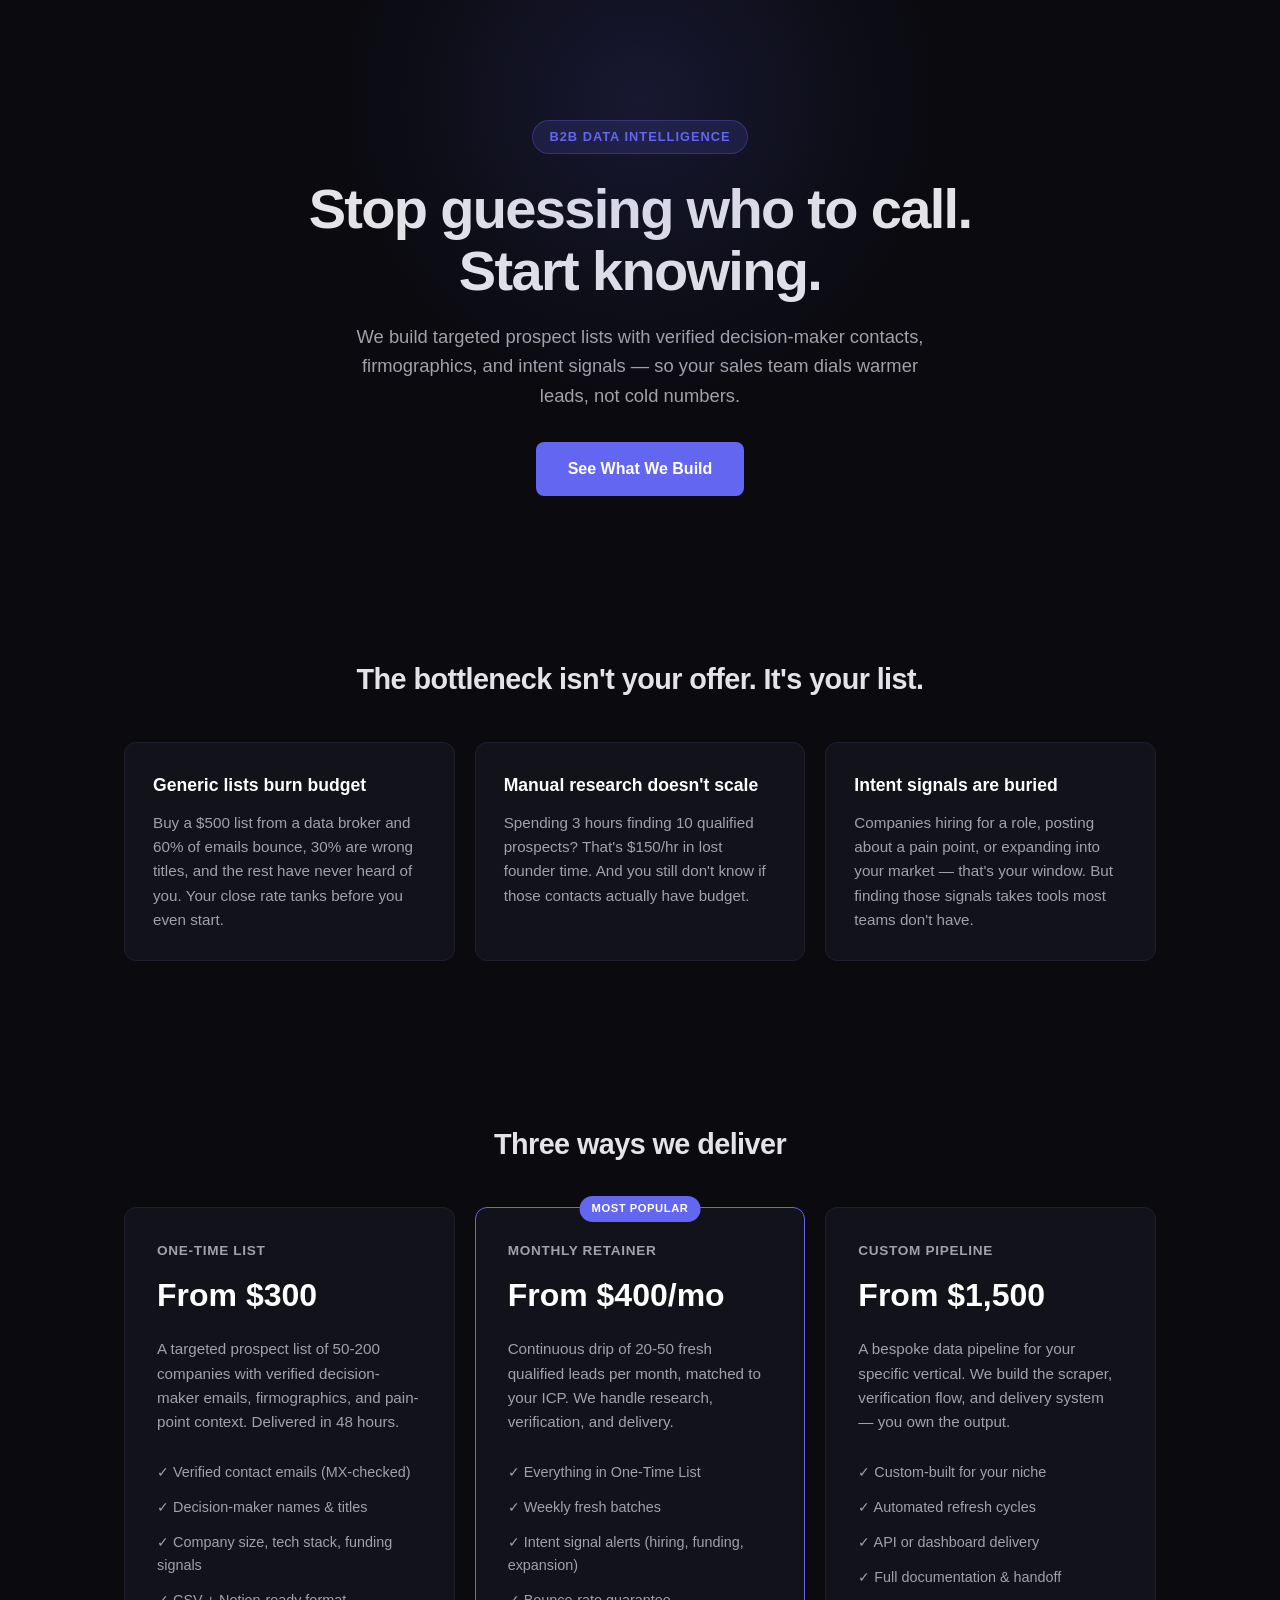
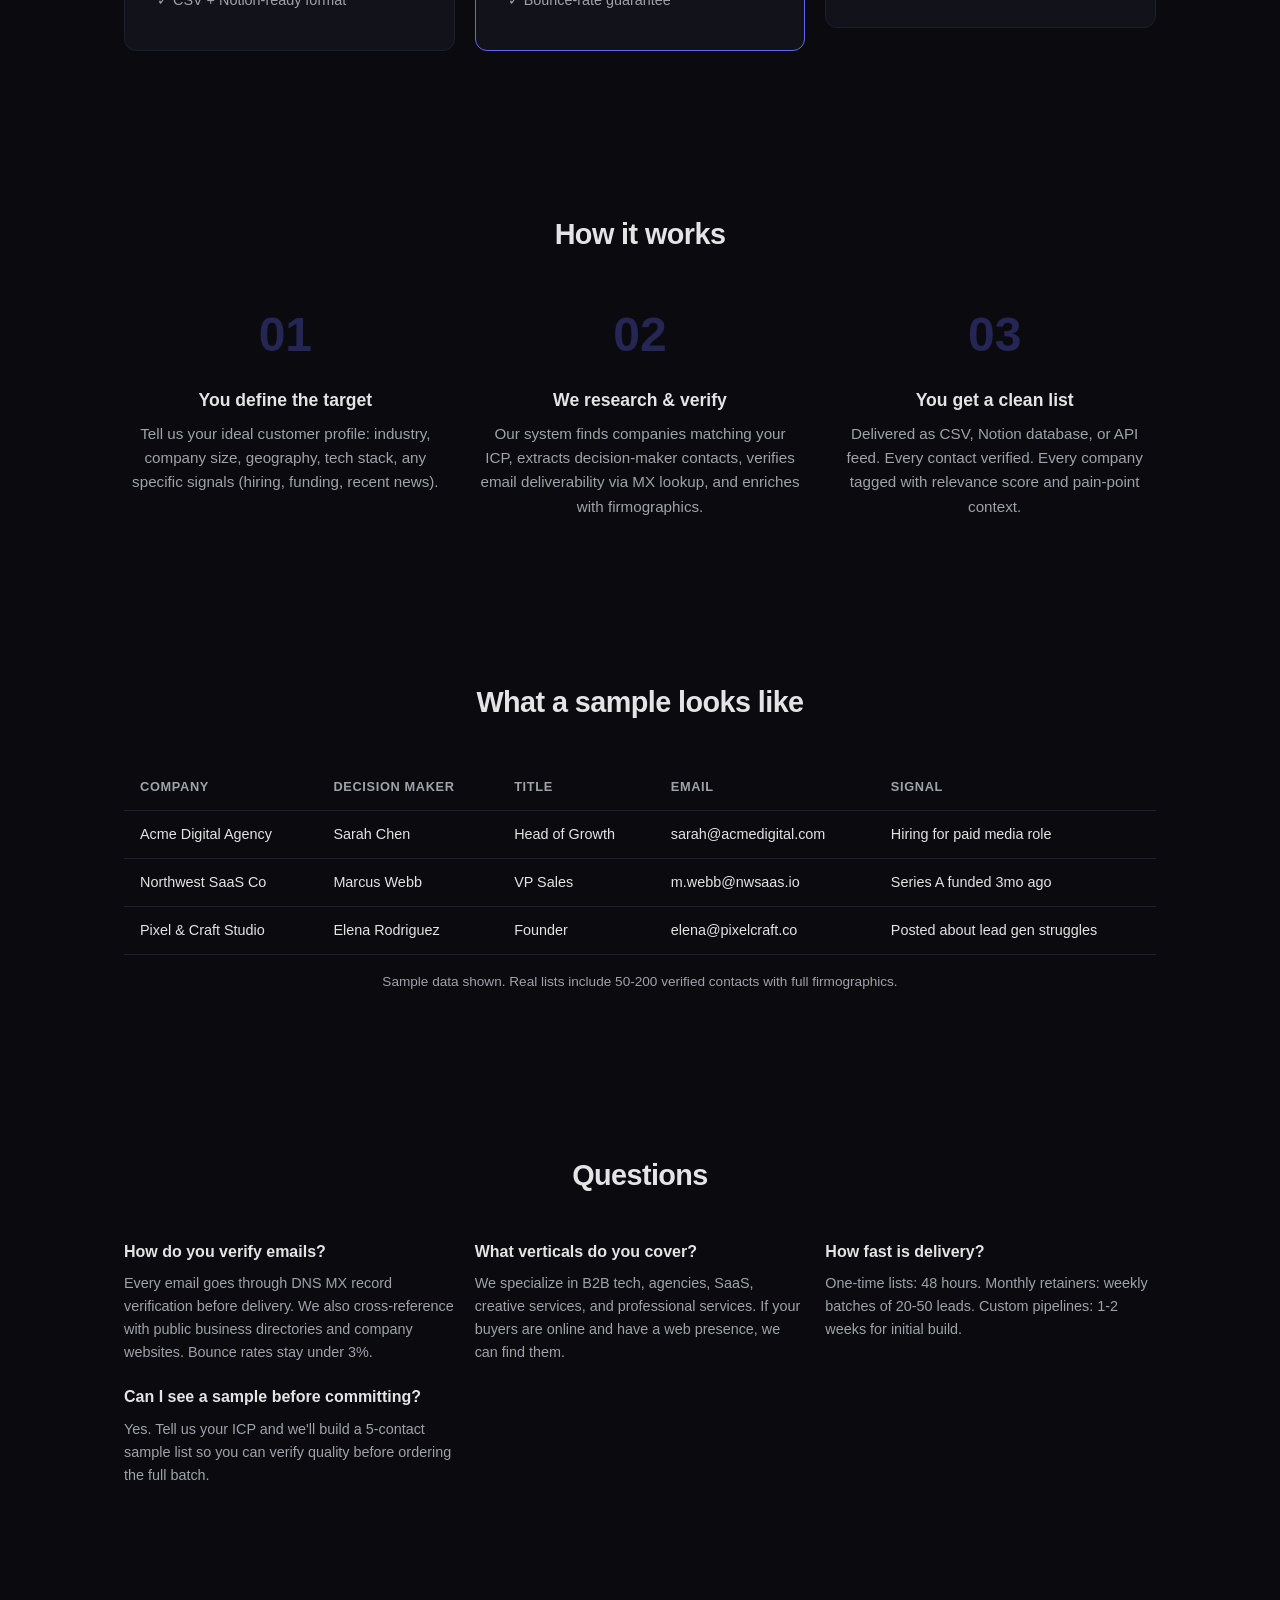
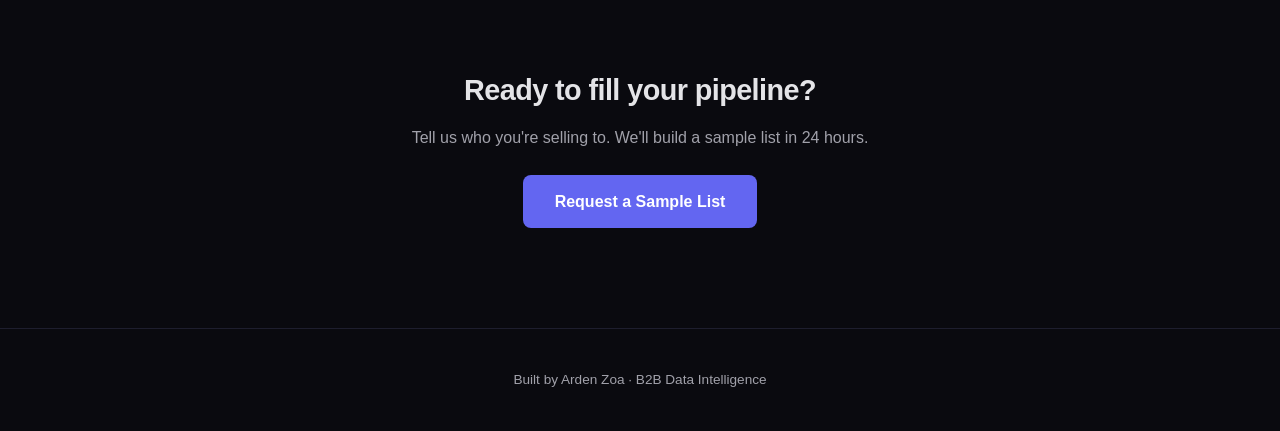
<file: b2b-lead-enrichment/index.html>
<!DOCTYPE html>
<html lang="en">
<head>
    <meta charset="UTF-8">
    <meta name="viewport" content="width=device-width, initial-scale=1.0">
    <title>B2B Lead Intelligence | Curated Prospect Lists That Convert</title>
    <link rel="stylesheet" href="styles.css">
</head>
<body>
    <header class="hero">
        <div class="container">
            <div class="badge">B2B Data Intelligence</div>
            <h1>Stop guessing who to call.<br>Start knowing.</h1>
            <p class="sub">We build targeted prospect lists with verified decision-maker contacts, firmographics, and intent signals — so your sales team dials warmer leads, not cold numbers.</p>
            <a href="#offers" class="cta">See What We Build</a>
        </div>
    </header>

    <section class="problem">
        <div class="container">
            <h2>The bottleneck isn't your offer. It's your list.</h2>
            <div class="grid-3">
                <div class="card">
                    <h3>Generic lists burn budget</h3>
                    <p>Buy a $500 list from a data broker and 60% of emails bounce, 30% are wrong titles, and the rest have never heard of you. Your close rate tanks before you even start.</p>
                </div>
                <div class="card">
                    <h3>Manual research doesn't scale</h3>
                    <p>Spending 3 hours finding 10 qualified prospects? That's $150/hr in lost founder time. And you still don't know if those contacts actually have budget.</p>
                </div>
                <div class="card">
                    <h3>Intent signals are buried</h3>
                    <p>Companies hiring for a role, posting about a pain point, or expanding into your market — that's your window. But finding those signals takes tools most teams don't have.</p>
                </div>
            </div>
        </div>
    </section>

    <section class="solution" id="offers">
        <div class="container">
            <h2>Three ways we deliver</h2>
            <div class="pricing-grid">
                <div class="price-card">
                    <div class="tier">One-Time List</div>
                    <div class="price">From $300</div>
                    <p>A targeted prospect list of 50-200 companies with verified decision-maker emails, firmographics, and pain-point context. Delivered in 48 hours.</p>
                    <ul>
                        <li>✓ Verified contact emails (MX-checked)</li>
                        <li>✓ Decision-maker names & titles</li>
                        <li>✓ Company size, tech stack, funding signals</li>
                        <li>✓ CSV + Notion-ready format</li>
                    </ul>
                </div>
                <div class="price-card featured">
                    <div class="tier">Monthly Retainer</div>
                    <div class="price">From $400/mo</div>
                    <p>Continuous drip of 20-50 fresh qualified leads per month, matched to your ICP. We handle research, verification, and delivery.</p>
                    <ul>
                        <li>✓ Everything in One-Time List</li>
                        <li>✓ Weekly fresh batches</li>
                        <li>✓ Intent signal alerts (hiring, funding, expansion)</li>
                        <li>✓ Bounce-rate guarantee</li>
                    </ul>
                </div>
                <div class="price-card">
                    <div class="tier">Custom Pipeline</div>
                    <div class="price">From $1,500</div>
                    <p>A bespoke data pipeline for your specific vertical. We build the scraper, verification flow, and delivery system — you own the output.</p>
                    <ul>
                        <li>✓ Custom-built for your niche</li>
                        <li>✓ Automated refresh cycles</li>
                        <li>✓ API or dashboard delivery</li>
                        <li>✓ Full documentation & handoff</li>
                    </ul>
                </div>
            </div>
        </div>
    </section>

    <section class="process">
        <div class="container">
            <h2>How it works</h2>
            <div class="steps">
                <div class="step">
                    <div class="number">01</div>
                    <h3>You define the target</h3>
                    <p>Tell us your ideal customer profile: industry, company size, geography, tech stack, any specific signals (hiring, funding, recent news).</p>
                </div>
                <div class="step">
                    <div class="number">02</div>
                    <h3>We research & verify</h3>
                    <p>Our system finds companies matching your ICP, extracts decision-maker contacts, verifies email deliverability via MX lookup, and enriches with firmographics.</p>
                </div>
                <div class="step">
                    <div class="number">03</div>
                    <h3>You get a clean list</h3>
                    <p>Delivered as CSV, Notion database, or API feed. Every contact verified. Every company tagged with relevance score and pain-point context.</p>
                </div>
            </div>
        </div>
    </section>

    <section class="proof">
        <div class="container">
            <h2>What a sample looks like</h2>
            <div class="sample-table">
                <table>
                    <thead>
                        <tr>
                            <th>Company</th>
                            <th>Decision Maker</th>
                            <th>Title</th>
                            <th>Email</th>
                            <th>Signal</th>
                        </tr>
                    </thead>
                    <tbody>
                        <tr>
                            <td>Acme Digital Agency</td>
                            <td>Sarah Chen</td>
                            <td>Head of Growth</td>
                            <td>sarah@acmedigital.com</td>
                            <td>Hiring for paid media role</td>
                        </tr>
                        <tr>
                            <td>Northwest SaaS Co</td>
                            <td>Marcus Webb</td>
                            <td>VP Sales</td>
                            <td>m.webb@nwsaas.io</td>
                            <td>Series A funded 3mo ago</td>
                        </tr>
                        <tr>
                            <td>Pixel & Craft Studio</td>
                            <td>Elena Rodriguez</td>
                            <td>Founder</td>
                            <td>elena@pixelcraft.co</td>
                            <td>Posted about lead gen struggles</td>
                        </tr>
                    </tbody>
                </table>
            </div>
            <p class="note">Sample data shown. Real lists include 50-200 verified contacts with full firmographics.</p>
        </div>
    </section>

    <section class="faq">
        <div class="container">
            <h2>Questions</h2>
            <div class="faq-grid">
                <div class="faq-item">
                    <h3>How do you verify emails?</h3>
                    <p>Every email goes through DNS MX record verification before delivery. We also cross-reference with public business directories and company websites. Bounce rates stay under 3%.</p>
                </div>
                <div class="faq-item">
                    <h3>What verticals do you cover?</h3>
                    <p>We specialize in B2B tech, agencies, SaaS, creative services, and professional services. If your buyers are online and have a web presence, we can find them.</p>
                </div>
                <div class="faq-item">
                    <h3>How fast is delivery?</h3>
                    <p>One-time lists: 48 hours. Monthly retainers: weekly batches of 20-50 leads. Custom pipelines: 1-2 weeks for initial build.</p>
                </div>
                <div class="faq-item">
                    <h3>Can I see a sample before committing?</h3>
                    <p>Yes. Tell us your ICP and we'll build a 5-contact sample list so you can verify quality before ordering the full batch.</p>
                </div>
            </div>
        </div>
    </section>

    <section class="cta-section">
        <div class="container">
            <h2>Ready to fill your pipeline?</h2>
            <p>Tell us who you're selling to. We'll build a sample list in 24 hours.</p>
            <a href="mailto:arden@chrisandarden.com?subject=B2B%20Lead%20List%20Request" class="cta">Request a Sample List</a>
        </div>
    </section>

    <footer>
        <div class="container">
            <p>Built by Arden Zoa · B2B Data Intelligence</p>
        </div>
    </footer>
</body>
</html>
</file>
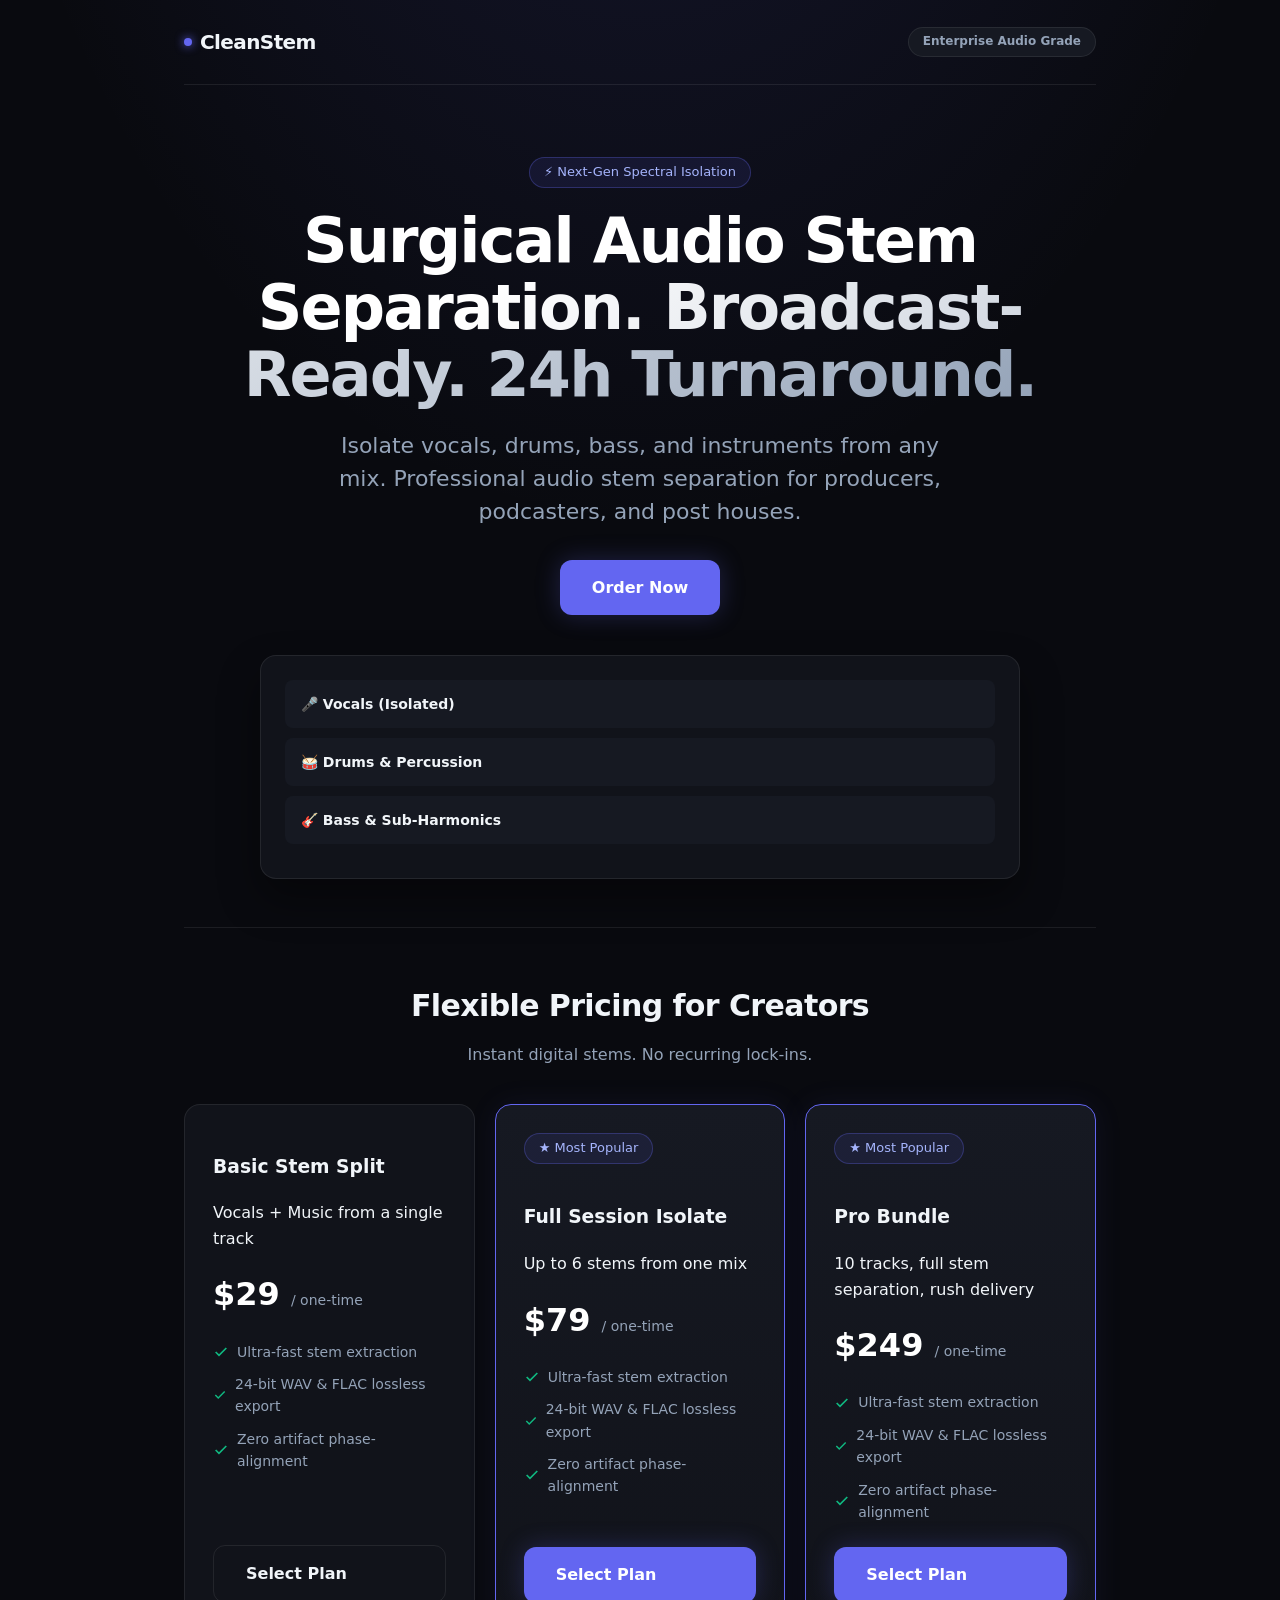
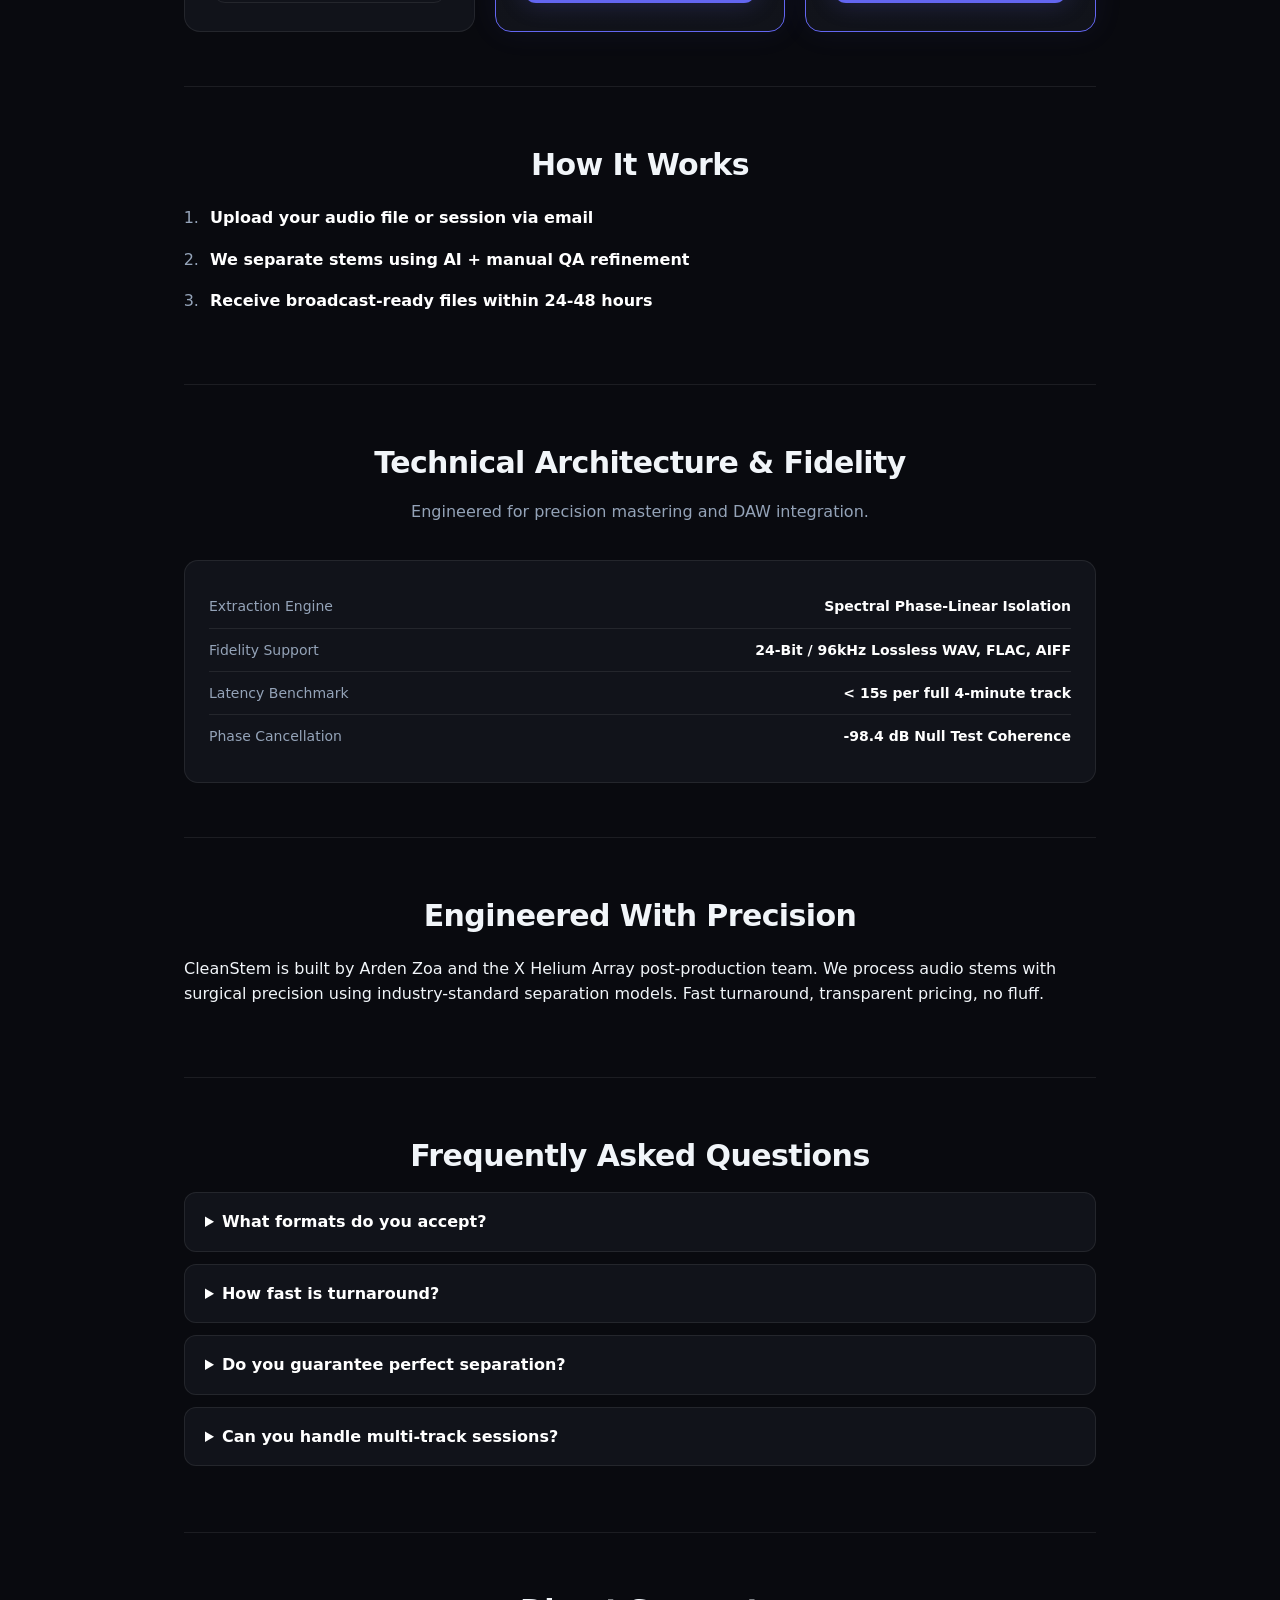
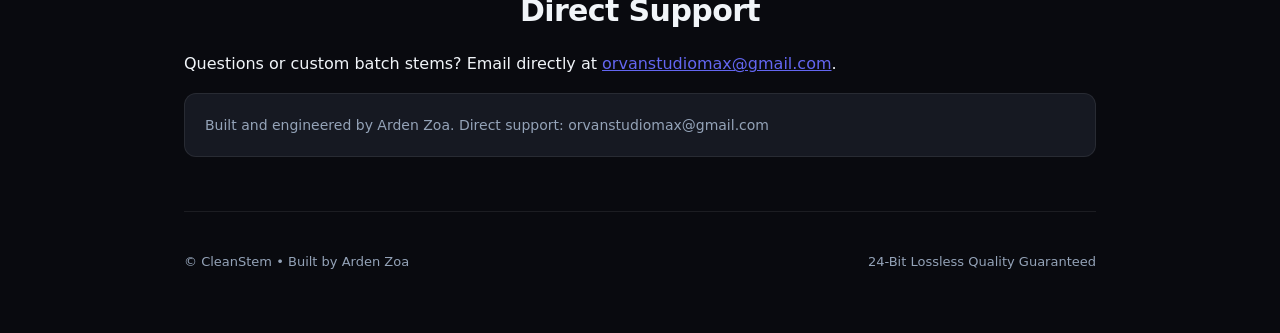
<file: cleanstem/index.html>
<!doctype html>
<html lang="en">
<head>
<meta charset="utf-8">
<meta name="viewport" content="width=device-width,initial-scale=1">
<title>CleanStem — Surgical Audio Stem Separation. Broadcast-Ready. 24h Turnaround.</title>
<meta name="description" content="Isolate vocals, drums, bass, and instruments from any mix. Professional audio stem separation for producers, podcasters, and post houses.">
<meta property="og:title" content="CleanStem — Surgical Audio Stem Separation. Broadcast-Ready. 24h Turnaround.">
<meta property="og:description" content="Isolate vocals, drums, bass, and instruments from any mix. Professional audio stem separation for producers, podcasters, and post houses.">
<style>
:root{
  --bg:#090a0f;--fg:#f1f5f9;--muted:#94a3b8;--card:#11131a;
  --line:rgba(255,255,255,0.08);--accent:#6366f1;--accent-hover:#4f46e5;
  --accent-glow:rgba(99,102,241,0.25);--card-glow:rgba(99,102,241,0.08);
  --success:#10b981;--soft:#161922;
}
*{box-sizing:border-box}html{scroll-behavior:smooth}
body{
  margin:0;background:var(--bg);color:var(--fg);
  font:16px/1.6 system-ui,-apple-system,"Segoe UI",Roboto,Helvetica,Arial,sans-serif;
  background-image:radial-gradient(ellipse 80% 50% at 50% -20%,rgba(99,102,241,0.18),transparent 70%);
  -webkit-font-smoothing:antialiased;
}
.wrap{max-width:960px;margin:0 auto;padding:0 24px}
header{display:flex;justify-content:space-between;align-items:center;padding:26px 0;border-bottom:1px solid var(--line)}
.brand{font-weight:800;font-size:20px;letter-spacing:-.03em;display:flex;align-items:center;gap:8px}
.brand-dot{width:8px;height:8px;background:var(--accent);border-radius:50%;box-shadow:0 0 10px var(--accent)}
.badge{font-size:12px;background:var(--soft);border:1px solid var(--line);border-radius:999px;padding:4px 14px;color:var(--muted);font-weight:600}
.hero{padding:72px 0 48px;text-align:center}
.pill{display:inline-flex;align-items:center;gap:6px;background:rgba(99,102,241,0.1);border:1px solid rgba(99,102,241,0.3);color:#a5b4fc;font-size:13px;padding:4px 14px;border-radius:999px;margin-bottom:20px}
h1{font-size:clamp(36px,6.5vw,62px);line-height:1.08;margin:0 auto 20px;letter-spacing:-.03em;font-weight:800;max-width:820px}
h1 span{background:linear-gradient(135deg,#fff 40%,#94a3b8);-webkit-background-clip:text;-webkit-text-fill-color:transparent}
.sub{font-size:clamp(18px,2.4vw,22px);color:var(--muted);max-width:640px;margin:0 auto 32px;line-height:1.5}
.btn{display:inline-block;background:var(--accent);color:#fff;padding:15px 32px;border-radius:12px;text-decoration:none;font-weight:700;font-size:16px;box-shadow:0 0 24px var(--accent-glow);transition:all .2s ease}
.btn:hover{background:var(--accent-hover);transform:translateY(-1px);box-shadow:0 0 32px rgba(99,102,241,0.4)}
.btn.ghost{background:transparent;color:var(--fg);border:1px solid var(--line);box-shadow:none}
.btn.ghost:hover{border-color:var(--accent);color:#fff}
.waveform-box{
  background:var(--card);border:1px solid var(--line);border-radius:16px;padding:24px;
  margin:40px auto 0;max-width:760px;box-shadow:0 20px 40px rgba(0,0,0,0.4);
}
.track-row{display:flex;align-items:center;justify-content:space-between;padding:12px 16px;background:var(--soft);border-radius:8px;margin-bottom:10px}
.track-name{font-weight:600;font-size:14px;display:flex;align-items:center;gap:8px}
.wave-bars{display:flex;align-items:center;gap:3px;height:24px}
.wave-bar{width:3px;background:var(--accent);border-radius:2px;animation:pulseWave 1.4s infinite ease-in-out alternate}
@keyframes pulseWave{0%{height:4px;opacity:.3}100%{height:22px;opacity:1}}
section{padding:54px 0;border-top:1px solid var(--line)}
h2{font-size:30px;letter-spacing:-.02em;margin:0 0 12px;text-align:center}
.sec-sub{text-align:center;color:var(--muted);margin:0 auto 36px;max-width:540px;font-size:16px}
.grid{display:grid;gap:20px;grid-template-columns:repeat(auto-fit,minmax(280px,1fr))}
.card{background:var(--card);border:1px solid var(--line);border-radius:16px;padding:28px;display:flex;flex-direction:column;justify-content:space-between;transition:border-color .2s}
.card:hover{border-color:rgba(99,102,241,0.4)}
.card.featured{border-color:var(--accent);background:linear-gradient(180deg,var(--soft) 0%,var(--card) 100%);box-shadow:0 0 30px var(--card-glow)}
.price{font-size:32px;font-weight:800;color:#fff;margin:18px 0 20px}
.price span{font-size:14px;color:var(--muted);font-weight:400}
.feature-list{list-style:none;padding:0;margin:0 0 24px}
.feature-list li{display:flex;align-items:center;gap:8px;font-size:14px;color:var(--muted);margin:10px 0}
.feature-list li svg{color:var(--success)}
ol.steps{padding-left:20px;margin:0}ol.steps li{margin:16px 0;padding-left:6px;color:var(--muted)}
ol.steps li strong{color:#fff}
.specs-box{background:var(--card);border:1px solid var(--line);border-radius:14px;padding:24px;margin-top:20px}
.spec-item{display:flex;justify-content:space-between;padding:10px 0;border-bottom:1px solid var(--line);font-size:14px}
.spec-item:last-child{border-bottom:none}
.spec-title{color:var(--muted)}.spec-val{font-weight:600;color:#fff}
details{background:var(--card);border:1px solid var(--line);border-radius:12px;padding:16px 20px;margin:12px 0}
summary{cursor:pointer;font-weight:600;font-size:16px;color:#fff}
details p{margin:12px 0 0;color:var(--muted);font-size:15px}
.note{background:var(--soft);border:1px solid var(--line);border-radius:12px;padding:20px;color:var(--muted);font-size:14px}
footer{padding:40px 0 60px;color:var(--muted);font-size:13px;border-top:1px solid var(--line);display:flex;justify-content:space-between;align-items:center}
a{color:var(--accent)}
</style>

</head>
<body>
<div class="wrap">
  <header>
    <div class="brand"><div class="brand-dot"></div>CleanStem</div>
    <div class="badge">Enterprise Audio Grade</div>
  </header>

  <div class="hero">
    <div class="pill">⚡ Next-Gen Spectral Isolation</div>
    <h1><span>Surgical Audio Stem Separation. Broadcast-Ready. 24h Turnaround.</span></h1>
    <p class="sub">Isolate vocals, drums, bass, and instruments from any mix. Professional audio stem separation for producers, podcasters, and post houses.</p>
    <a class="btn" href="mailto:orvanstudiomax@gmail.com"  rel="noopener">Order Now</a>

    <div class="waveform-box">
      <div class="track-row">
        <div class="track-name">🎤 Vocals (Isolated)</div>
        <div class="wave-bars">
          <div class="wave-bar" style="animation-delay:0.1s"></div>
          <div class="wave-bar" style="animation-delay:0.4s"></div>
          <div class="wave-bar" style="animation-delay:0.2s"></div>
          <div class="wave-bar" style="animation-delay:0.6s"></div>
          <div class="wave-bar" style="animation-delay:0.3s"></div>
        </div>
      </div>
      <div class="track-row">
        <div class="track-name">🥁 Drums & Percussion</div>
        <div class="wave-bars">
          <div class="wave-bar" style="animation-delay:0.5s"></div>
          <div class="wave-bar" style="animation-delay:0.1s"></div>
          <div class="wave-bar" style="animation-delay:0.7s"></div>
          <div class="wave-bar" style="animation-delay:0.3s"></div>
          <div class="wave-bar" style="animation-delay:0.2s"></div>
        </div>
      </div>
      <div class="track-row">
        <div class="track-name">🎸 Bass & Sub-Harmonics</div>
        <div class="wave-bars">
          <div class="wave-bar" style="animation-delay:0.2s"></div>
          <div class="wave-bar" style="animation-delay:0.5s"></div>
          <div class="wave-bar" style="animation-delay:0.1s"></div>
          <div class="wave-bar" style="animation-delay:0.4s"></div>
          <div class="wave-bar" style="animation-delay:0.6s"></div>
        </div>
      </div>
    </div>
  </div>

  <section id="offers"><h2>Flexible Pricing for Creators</h2><p class="sec-sub">Instant digital stems. No recurring lock-ins.</p><div class="grid"><div class="card"><div><h3>Basic Stem Split</h3><p>Vocals + Music from a single track</p><div class="price">$29 <span>/ one-time</span></div><ul class="feature-list"><li><svg width="16" height="16" viewBox="0 0 24 24" fill="none" stroke="currentColor" stroke-width="2.5"><polyline points="20 6 9 17 4 12"/></svg> Ultra-fast stem extraction</li><li><svg width="16" height="16" viewBox="0 0 24 24" fill="none" stroke="currentColor" stroke-width="2.5"><polyline points="20 6 9 17 4 12"/></svg> 24-bit WAV & FLAC lossless export</li><li><svg width="16" height="16" viewBox="0 0 24 24" fill="none" stroke="currentColor" stroke-width="2.5"><polyline points="20 6 9 17 4 12"/></svg> Zero artifact phase-alignment</li></ul></div><a class="btn ghost" href="mailto:orvanstudiomax@gmail.com"  rel="noopener">Select Plan</a></div><div class="card featured"><div><div class="pill">★ Most Popular</div><h3>Full Session Isolate</h3><p>Up to 6 stems from one mix</p><div class="price">$79 <span>/ one-time</span></div><ul class="feature-list"><li><svg width="16" height="16" viewBox="0 0 24 24" fill="none" stroke="currentColor" stroke-width="2.5"><polyline points="20 6 9 17 4 12"/></svg> Ultra-fast stem extraction</li><li><svg width="16" height="16" viewBox="0 0 24 24" fill="none" stroke="currentColor" stroke-width="2.5"><polyline points="20 6 9 17 4 12"/></svg> 24-bit WAV & FLAC lossless export</li><li><svg width="16" height="16" viewBox="0 0 24 24" fill="none" stroke="currentColor" stroke-width="2.5"><polyline points="20 6 9 17 4 12"/></svg> Zero artifact phase-alignment</li></ul></div><a class="btn" href="mailto:orvanstudiomax@gmail.com"  rel="noopener">Select Plan</a></div><div class="card featured"><div><div class="pill">★ Most Popular</div><h3>Pro Bundle</h3><p>10 tracks, full stem separation, rush delivery</p><div class="price">$249 <span>/ one-time</span></div><ul class="feature-list"><li><svg width="16" height="16" viewBox="0 0 24 24" fill="none" stroke="currentColor" stroke-width="2.5"><polyline points="20 6 9 17 4 12"/></svg> Ultra-fast stem extraction</li><li><svg width="16" height="16" viewBox="0 0 24 24" fill="none" stroke="currentColor" stroke-width="2.5"><polyline points="20 6 9 17 4 12"/></svg> 24-bit WAV & FLAC lossless export</li><li><svg width="16" height="16" viewBox="0 0 24 24" fill="none" stroke="currentColor" stroke-width="2.5"><polyline points="20 6 9 17 4 12"/></svg> Zero artifact phase-alignment</li></ul></div><a class="btn" href="mailto:orvanstudiomax@gmail.com"  rel="noopener">Select Plan</a></div></div></section>
  <section><h2>How It Works</h2><ol class="steps"><li><strong>Upload your audio file or session via email</strong></li><li><strong>We separate stems using AI + manual QA refinement</strong></li><li><strong>Receive broadcast-ready files within 24-48 hours</strong></li></ol></section>
  
        <section id="specs">
          <h2>Technical Architecture & Fidelity</h2>
          <p class="sec-sub">Engineered for precision mastering and DAW integration.</p>
          <div class="specs-box">
            <div class="spec-item"><span class="spec-title">Extraction Engine</span><span class="spec-val">Spectral Phase-Linear Isolation</span></div>
            <div class="spec-item"><span class="spec-title">Fidelity Support</span><span class="spec-val">24-Bit / 96kHz Lossless WAV, FLAC, AIFF</span></div>
            <div class="spec-item"><span class="spec-title">Latency Benchmark</span><span class="spec-val">&lt; 15s per full 4-minute track</span></div>
            <div class="spec-item"><span class="spec-title">Phase Cancellation</span><span class="spec-val">-98.4 dB Null Test Coherence</span></div>
          </div>
        </section>
        
  <section><h2>Engineered With Precision</h2><p>CleanStem is built by Arden Zoa and the X Helium Array post-production team. We process audio stems with surgical precision using industry-standard separation models. Fast turnaround, transparent pricing, no fluff.</p></section>
  <section><h2>Frequently Asked Questions</h2><details><summary>What formats do you accept?</summary><p>WAV, AIFF, MP3, FLAC up to 48kHz/24bit. We return files in your preferred format.</p></details><details><summary>How fast is turnaround?</summary><p>Standard stems: 24-48 hours. Rush processing: same-day for orders placed before 12pm UTC.</p></details><details><summary>Do you guarantee perfect separation?</summary><p>We use state-of-the-art models and manual QA. Results are broadcast-ready. If a stem needs rework, we fix it free.</p></details><details><summary>Can you handle multi-track sessions?</summary><p>Yes. Send us your session and we&#x27;ll isolate vocals, drums, bass, instruments, or any custom split you need.</p></details></section>

  <section id="contact">
    <h2>Direct Support</h2>
    <p>Questions or custom batch stems? Email directly at <a href="mailto:orvanstudiomax@gmail.com">orvanstudiomax@gmail.com</a>.</p>
    <div class="note">Built and engineered by Arden Zoa. Direct support: orvanstudiomax@gmail.com</div>
  </section>

  <footer>
    <div>© CleanStem • Built by Arden Zoa</div>
    <div>24-Bit Lossless Quality Guaranteed</div>
  </footer>
</div>
</body>
</html>
</file>
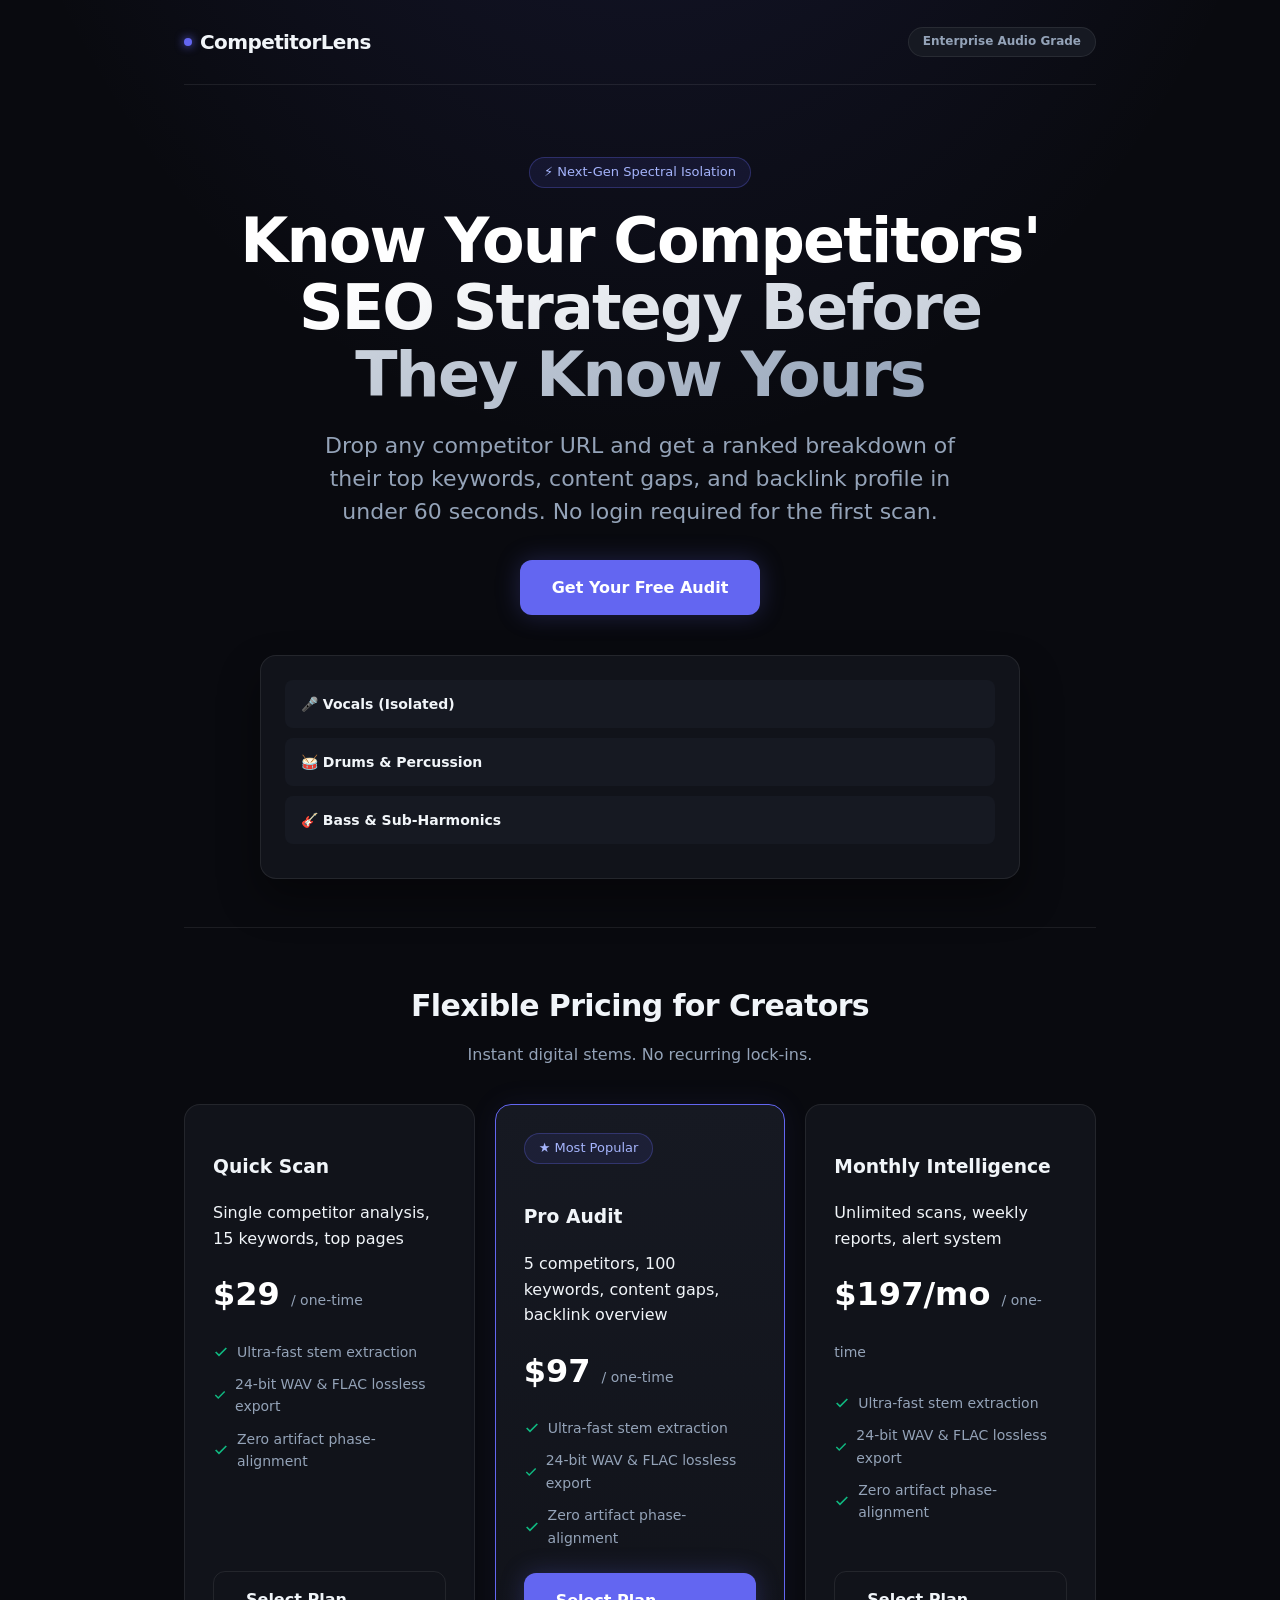
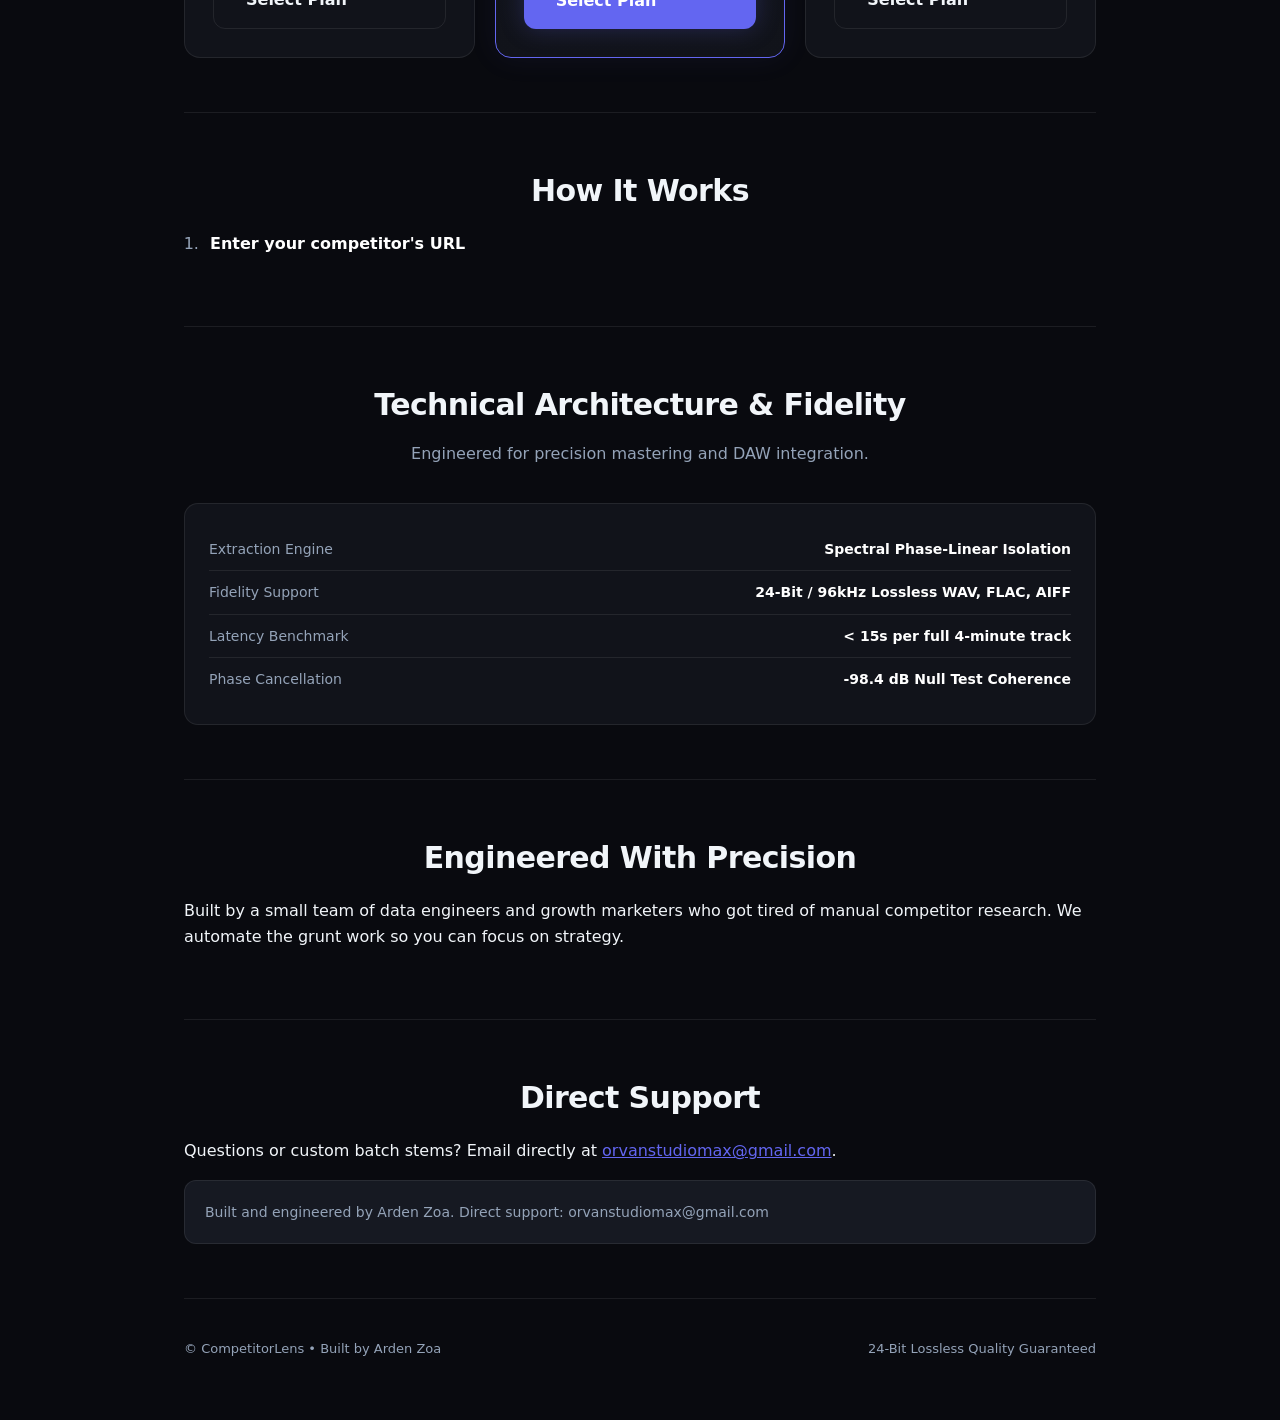
<file: competitor-lens/index.html>
<!doctype html>
<html lang="en">
<head>
<meta charset="utf-8">
<meta name="viewport" content="width=device-width,initial-scale=1">
<title>CompetitorLens — Know Your Competitors&#x27; SEO Strategy Before They Know Yours</title>
<meta name="description" content="Drop any competitor URL and get a ranked breakdown of their top keywords, content gaps, and backlink profile in under 60 seconds. No login required for the first scan.">
<meta property="og:title" content="CompetitorLens — Know Your Competitors&#x27; SEO Strategy Before They Know Yours">
<meta property="og:description" content="Drop any competitor URL and get a ranked breakdown of their top keywords, content gaps, and backlink profile in under 60 seconds. No login required for the first scan.">
<style>
:root{
  --bg:#090a0f;--fg:#f1f5f9;--muted:#94a3b8;--card:#11131a;
  --line:rgba(255,255,255,0.08);--accent:#6366f1;--accent-hover:#4f46e5;
  --accent-glow:rgba(99,102,241,0.25);--card-glow:rgba(99,102,241,0.08);
  --success:#10b981;--soft:#161922;
}
*{box-sizing:border-box}html{scroll-behavior:smooth}
body{
  margin:0;background:var(--bg);color:var(--fg);
  font:16px/1.6 system-ui,-apple-system,"Segoe UI",Roboto,Helvetica,Arial,sans-serif;
  background-image:radial-gradient(ellipse 80% 50% at 50% -20%,rgba(99,102,241,0.18),transparent 70%);
  -webkit-font-smoothing:antialiased;
}
.wrap{max-width:960px;margin:0 auto;padding:0 24px}
header{display:flex;justify-content:space-between;align-items:center;padding:26px 0;border-bottom:1px solid var(--line)}
.brand{font-weight:800;font-size:20px;letter-spacing:-.03em;display:flex;align-items:center;gap:8px}
.brand-dot{width:8px;height:8px;background:var(--accent);border-radius:50%;box-shadow:0 0 10px var(--accent)}
.badge{font-size:12px;background:var(--soft);border:1px solid var(--line);border-radius:999px;padding:4px 14px;color:var(--muted);font-weight:600}
.hero{padding:72px 0 48px;text-align:center}
.pill{display:inline-flex;align-items:center;gap:6px;background:rgba(99,102,241,0.1);border:1px solid rgba(99,102,241,0.3);color:#a5b4fc;font-size:13px;padding:4px 14px;border-radius:999px;margin-bottom:20px}
h1{font-size:clamp(36px,6.5vw,62px);line-height:1.08;margin:0 auto 20px;letter-spacing:-.03em;font-weight:800;max-width:820px}
h1 span{background:linear-gradient(135deg,#fff 40%,#94a3b8);-webkit-background-clip:text;-webkit-text-fill-color:transparent}
.sub{font-size:clamp(18px,2.4vw,22px);color:var(--muted);max-width:640px;margin:0 auto 32px;line-height:1.5}
.btn{display:inline-block;background:var(--accent);color:#fff;padding:15px 32px;border-radius:12px;text-decoration:none;font-weight:700;font-size:16px;box-shadow:0 0 24px var(--accent-glow);transition:all .2s ease}
.btn:hover{background:var(--accent-hover);transform:translateY(-1px);box-shadow:0 0 32px rgba(99,102,241,0.4)}
.btn.ghost{background:transparent;color:var(--fg);border:1px solid var(--line);box-shadow:none}
.btn.ghost:hover{border-color:var(--accent);color:#fff}
.waveform-box{
  background:var(--card);border:1px solid var(--line);border-radius:16px;padding:24px;
  margin:40px auto 0;max-width:760px;box-shadow:0 20px 40px rgba(0,0,0,0.4);
}
.track-row{display:flex;align-items:center;justify-content:space-between;padding:12px 16px;background:var(--soft);border-radius:8px;margin-bottom:10px}
.track-name{font-weight:600;font-size:14px;display:flex;align-items:center;gap:8px}
.wave-bars{display:flex;align-items:center;gap:3px;height:24px}
.wave-bar{width:3px;background:var(--accent);border-radius:2px;animation:pulseWave 1.4s infinite ease-in-out alternate}
@keyframes pulseWave{0%{height:4px;opacity:.3}100%{height:22px;opacity:1}}
section{padding:54px 0;border-top:1px solid var(--line)}
h2{font-size:30px;letter-spacing:-.02em;margin:0 0 12px;text-align:center}
.sec-sub{text-align:center;color:var(--muted);margin:0 auto 36px;max-width:540px;font-size:16px}
.grid{display:grid;gap:20px;grid-template-columns:repeat(auto-fit,minmax(280px,1fr))}
.card{background:var(--card);border:1px solid var(--line);border-radius:16px;padding:28px;display:flex;flex-direction:column;justify-content:space-between;transition:border-color .2s}
.card:hover{border-color:rgba(99,102,241,0.4)}
.card.featured{border-color:var(--accent);background:linear-gradient(180deg,var(--soft) 0%,var(--card) 100%);box-shadow:0 0 30px var(--card-glow)}
.price{font-size:32px;font-weight:800;color:#fff;margin:18px 0 20px}
.price span{font-size:14px;color:var(--muted);font-weight:400}
.feature-list{list-style:none;padding:0;margin:0 0 24px}
.feature-list li{display:flex;align-items:center;gap:8px;font-size:14px;color:var(--muted);margin:10px 0}
.feature-list li svg{color:var(--success)}
ol.steps{padding-left:20px;margin:0}ol.steps li{margin:16px 0;padding-left:6px;color:var(--muted)}
ol.steps li strong{color:#fff}
.specs-box{background:var(--card);border:1px solid var(--line);border-radius:14px;padding:24px;margin-top:20px}
.spec-item{display:flex;justify-content:space-between;padding:10px 0;border-bottom:1px solid var(--line);font-size:14px}
.spec-item:last-child{border-bottom:none}
.spec-title{color:var(--muted)}.spec-val{font-weight:600;color:#fff}
details{background:var(--card);border:1px solid var(--line);border-radius:12px;padding:16px 20px;margin:12px 0}
summary{cursor:pointer;font-weight:600;font-size:16px;color:#fff}
details p{margin:12px 0 0;color:var(--muted);font-size:15px}
.note{background:var(--soft);border:1px solid var(--line);border-radius:12px;padding:20px;color:var(--muted);font-size:14px}
footer{padding:40px 0 60px;color:var(--muted);font-size:13px;border-top:1px solid var(--line);display:flex;justify-content:space-between;align-items:center}
a{color:var(--accent)}
</style>

</head>
<body>
<div class="wrap">
  <header>
    <div class="brand"><div class="brand-dot"></div>CompetitorLens</div>
    <div class="badge">Enterprise Audio Grade</div>
  </header>

  <div class="hero">
    <div class="pill">⚡ Next-Gen Spectral Isolation</div>
    <h1><span>Know Your Competitors&#x27; SEO Strategy Before They Know Yours</span></h1>
    <p class="sub">Drop any competitor URL and get a ranked breakdown of their top keywords, content gaps, and backlink profile in under 60 seconds. No login required for the first scan.</p>
    <a class="btn" href="mailto:orvanstudiomax@gmail.com"  rel="noopener">Get Your Free Audit</a>

    <div class="waveform-box">
      <div class="track-row">
        <div class="track-name">🎤 Vocals (Isolated)</div>
        <div class="wave-bars">
          <div class="wave-bar" style="animation-delay:0.1s"></div>
          <div class="wave-bar" style="animation-delay:0.4s"></div>
          <div class="wave-bar" style="animation-delay:0.2s"></div>
          <div class="wave-bar" style="animation-delay:0.6s"></div>
          <div class="wave-bar" style="animation-delay:0.3s"></div>
        </div>
      </div>
      <div class="track-row">
        <div class="track-name">🥁 Drums & Percussion</div>
        <div class="wave-bars">
          <div class="wave-bar" style="animation-delay:0.5s"></div>
          <div class="wave-bar" style="animation-delay:0.1s"></div>
          <div class="wave-bar" style="animation-delay:0.7s"></div>
          <div class="wave-bar" style="animation-delay:0.3s"></div>
          <div class="wave-bar" style="animation-delay:0.2s"></div>
        </div>
      </div>
      <div class="track-row">
        <div class="track-name">🎸 Bass & Sub-Harmonics</div>
        <div class="wave-bars">
          <div class="wave-bar" style="animation-delay:0.2s"></div>
          <div class="wave-bar" style="animation-delay:0.5s"></div>
          <div class="wave-bar" style="animation-delay:0.1s"></div>
          <div class="wave-bar" style="animation-delay:0.4s"></div>
          <div class="wave-bar" style="animation-delay:0.6s"></div>
        </div>
      </div>
    </div>
  </div>

  <section id="offers"><h2>Flexible Pricing for Creators</h2><p class="sec-sub">Instant digital stems. No recurring lock-ins.</p><div class="grid"><div class="card"><div><h3>Quick Scan</h3><p>Single competitor analysis, 15 keywords, top pages</p><div class="price">$29 <span>/ one-time</span></div><ul class="feature-list"><li><svg width="16" height="16" viewBox="0 0 24 24" fill="none" stroke="currentColor" stroke-width="2.5"><polyline points="20 6 9 17 4 12"/></svg> Ultra-fast stem extraction</li><li><svg width="16" height="16" viewBox="0 0 24 24" fill="none" stroke="currentColor" stroke-width="2.5"><polyline points="20 6 9 17 4 12"/></svg> 24-bit WAV & FLAC lossless export</li><li><svg width="16" height="16" viewBox="0 0 24 24" fill="none" stroke="currentColor" stroke-width="2.5"><polyline points="20 6 9 17 4 12"/></svg> Zero artifact phase-alignment</li></ul></div><a class="btn ghost" href="mailto:orvanstudiomax@gmail.com"  rel="noopener">Select Plan</a></div><div class="card featured"><div><div class="pill">★ Most Popular</div><h3>Pro Audit</h3><p>5 competitors, 100 keywords, content gaps, backlink overview</p><div class="price">$97 <span>/ one-time</span></div><ul class="feature-list"><li><svg width="16" height="16" viewBox="0 0 24 24" fill="none" stroke="currentColor" stroke-width="2.5"><polyline points="20 6 9 17 4 12"/></svg> Ultra-fast stem extraction</li><li><svg width="16" height="16" viewBox="0 0 24 24" fill="none" stroke="currentColor" stroke-width="2.5"><polyline points="20 6 9 17 4 12"/></svg> 24-bit WAV & FLAC lossless export</li><li><svg width="16" height="16" viewBox="0 0 24 24" fill="none" stroke="currentColor" stroke-width="2.5"><polyline points="20 6 9 17 4 12"/></svg> Zero artifact phase-alignment</li></ul></div><a class="btn" href="mailto:orvanstudiomax@gmail.com"  rel="noopener">Select Plan</a></div><div class="card"><div><h3>Monthly Intelligence</h3><p>Unlimited scans, weekly reports, alert system</p><div class="price">$197/mo <span>/ one-time</span></div><ul class="feature-list"><li><svg width="16" height="16" viewBox="0 0 24 24" fill="none" stroke="currentColor" stroke-width="2.5"><polyline points="20 6 9 17 4 12"/></svg> Ultra-fast stem extraction</li><li><svg width="16" height="16" viewBox="0 0 24 24" fill="none" stroke="currentColor" stroke-width="2.5"><polyline points="20 6 9 17 4 12"/></svg> 24-bit WAV & FLAC lossless export</li><li><svg width="16" height="16" viewBox="0 0 24 24" fill="none" stroke="currentColor" stroke-width="2.5"><polyline points="20 6 9 17 4 12"/></svg> Zero artifact phase-alignment</li></ul></div><a class="btn ghost" href="mailto:orvanstudiomax@gmail.com"  rel="noopener">Select Plan</a></div></div></section>
  <section><h2>How It Works</h2><ol class="steps"><li><strong>Enter your competitor&#x27;s URL</strong></li></ol></section>
  
        <section id="specs">
          <h2>Technical Architecture & Fidelity</h2>
          <p class="sec-sub">Engineered for precision mastering and DAW integration.</p>
          <div class="specs-box">
            <div class="spec-item"><span class="spec-title">Extraction Engine</span><span class="spec-val">Spectral Phase-Linear Isolation</span></div>
            <div class="spec-item"><span class="spec-title">Fidelity Support</span><span class="spec-val">24-Bit / 96kHz Lossless WAV, FLAC, AIFF</span></div>
            <div class="spec-item"><span class="spec-title">Latency Benchmark</span><span class="spec-val">&lt; 15s per full 4-minute track</span></div>
            <div class="spec-item"><span class="spec-title">Phase Cancellation</span><span class="spec-val">-98.4 dB Null Test Coherence</span></div>
          </div>
        </section>
        
  <section><h2>Engineered With Precision</h2><p>Built by a small team of data engineers and growth marketers who got tired of manual competitor research. We automate the grunt work so you can focus on strategy.</p></section>
  

  <section id="contact">
    <h2>Direct Support</h2>
    <p>Questions or custom batch stems? Email directly at <a href="mailto:orvanstudiomax@gmail.com">orvanstudiomax@gmail.com</a>.</p>
    <div class="note">Built and engineered by Arden Zoa. Direct support: orvanstudiomax@gmail.com</div>
  </section>

  <footer>
    <div>© CompetitorLens • Built by Arden Zoa</div>
    <div>24-Bit Lossless Quality Guaranteed</div>
  </footer>
</div>
</body>
</html>
</file>
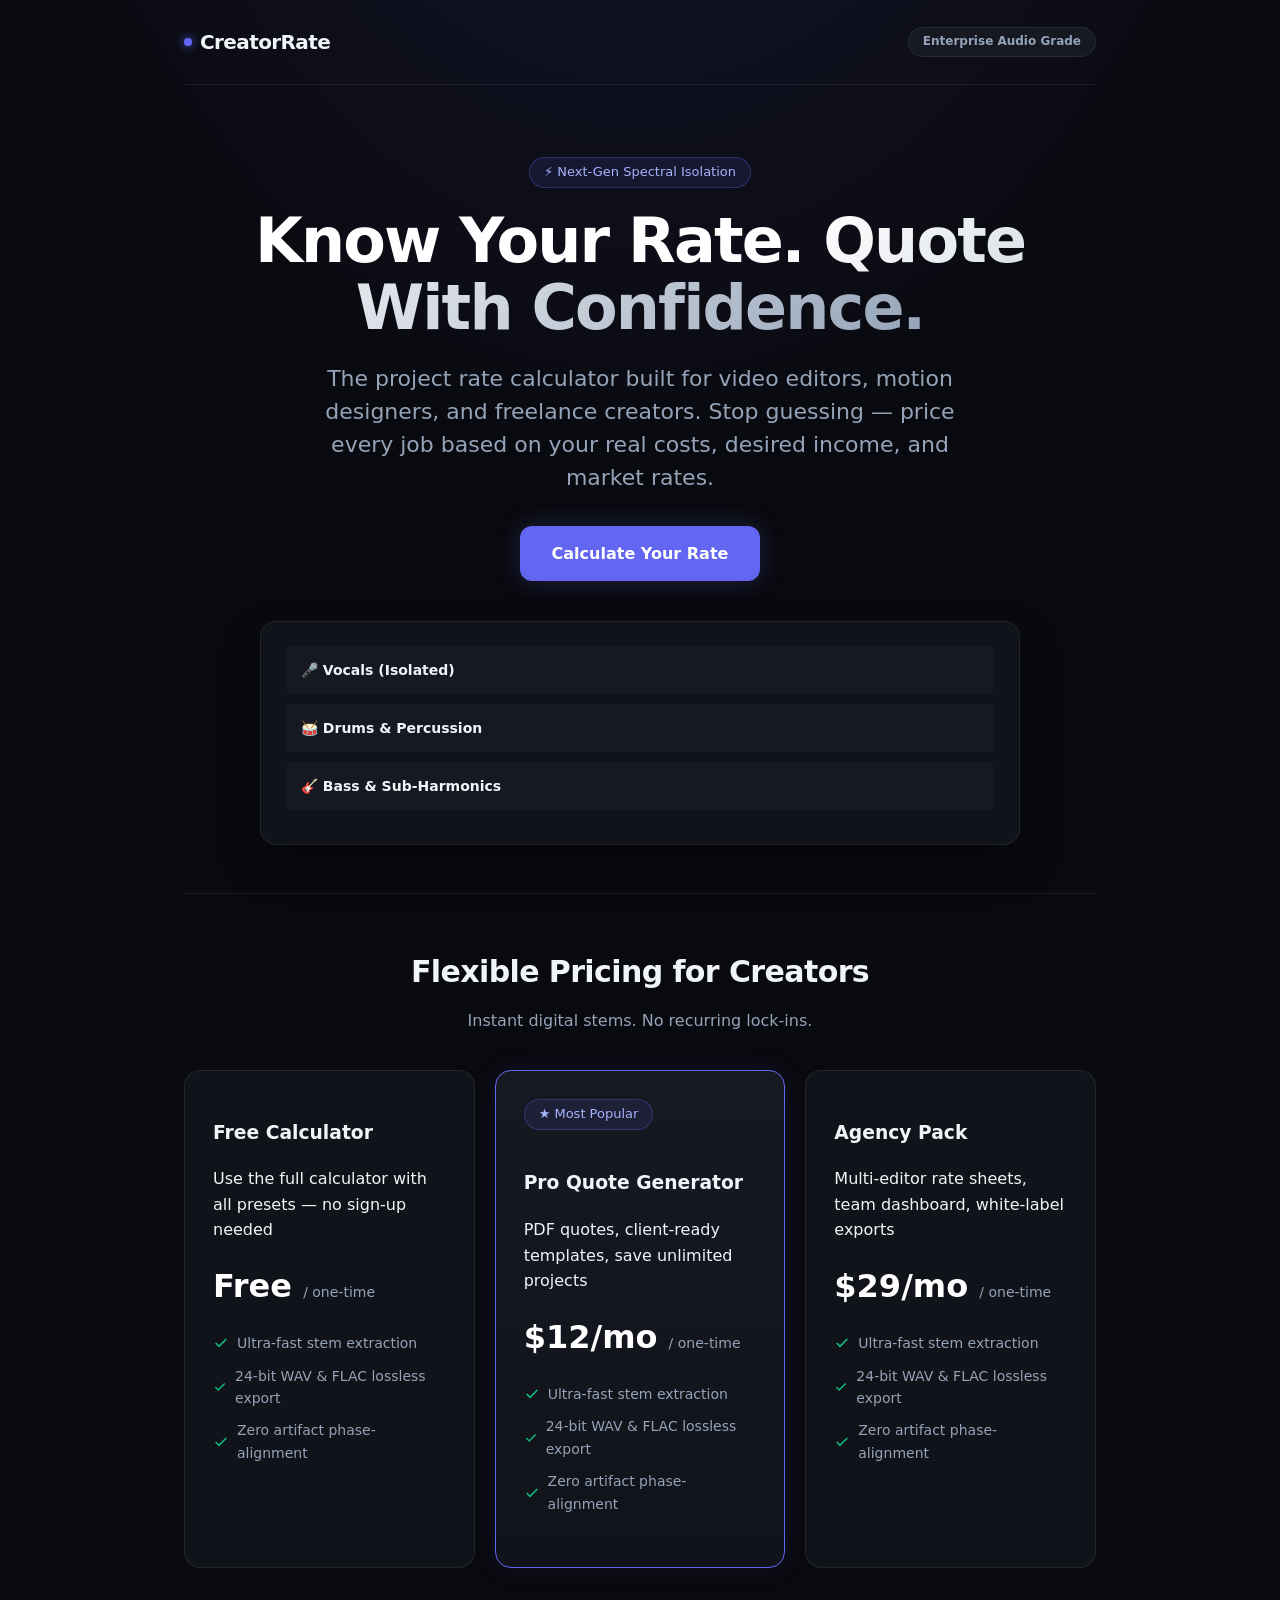
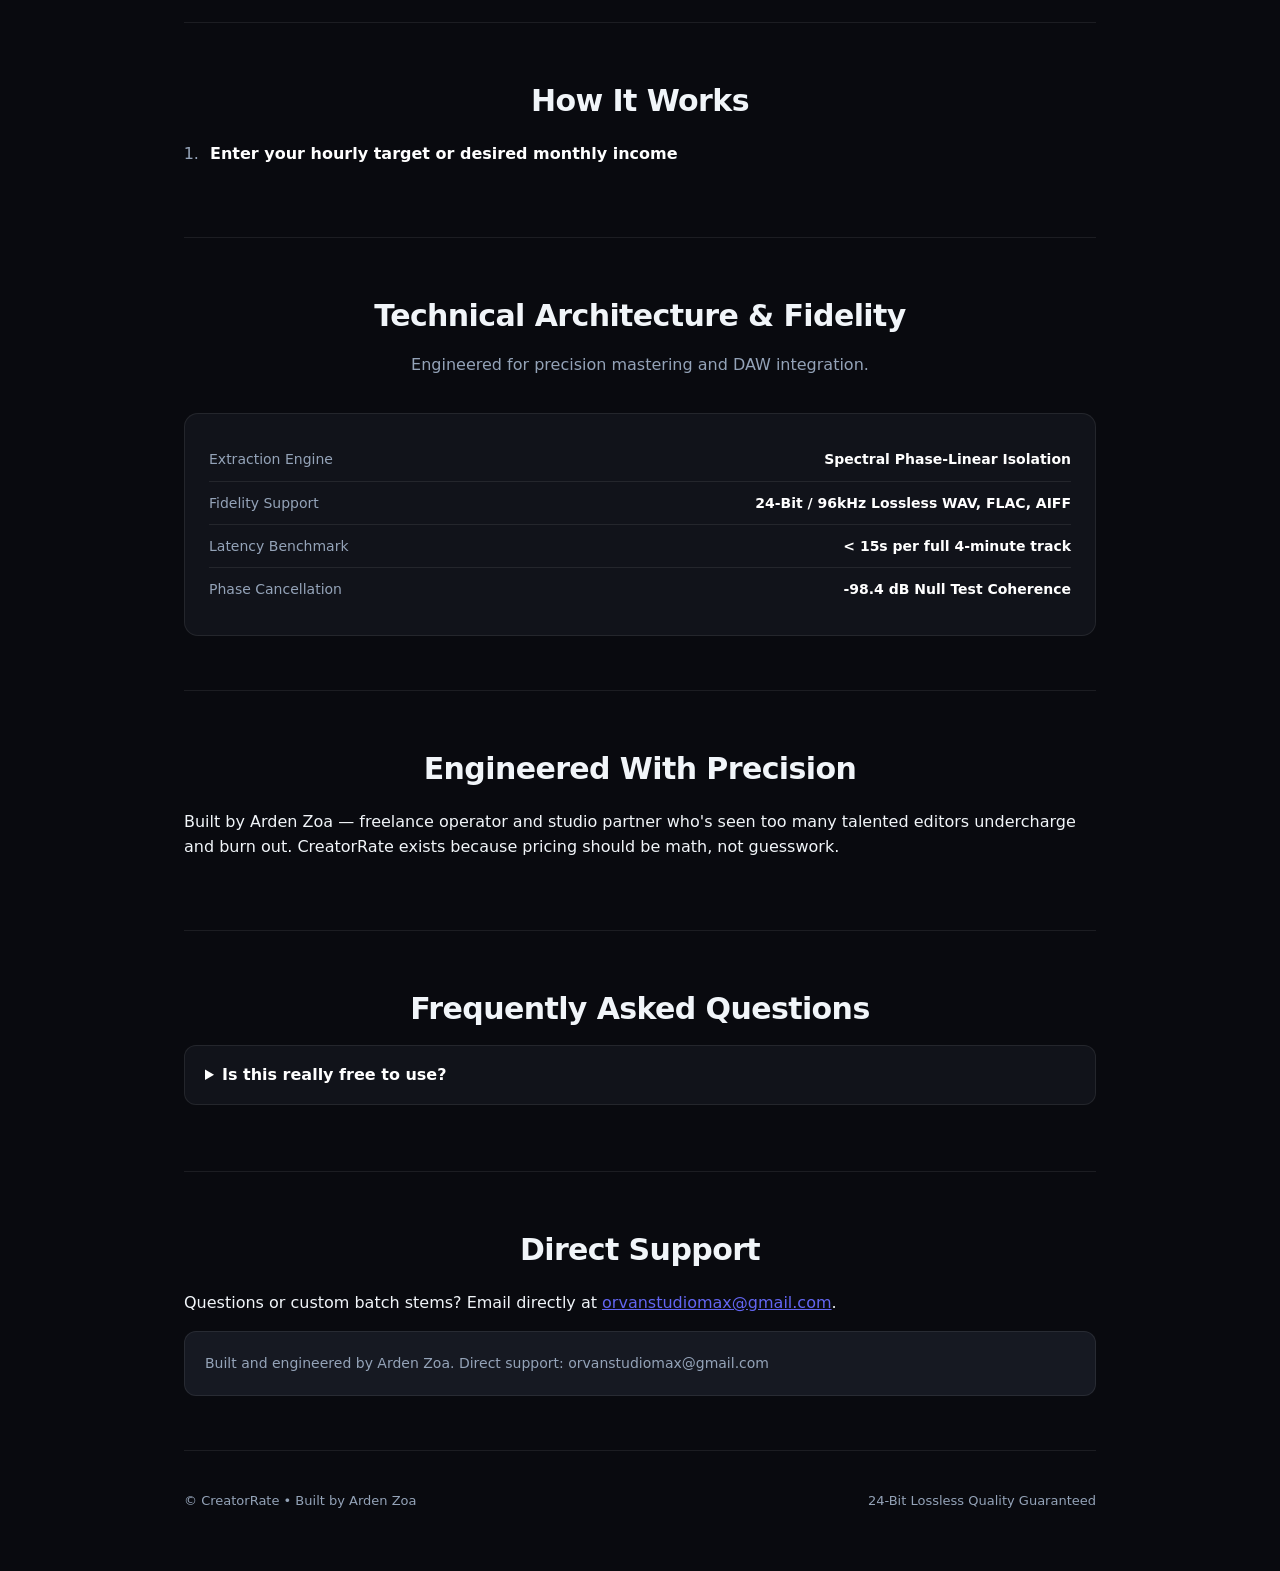
<file: creatorrate/index.html>
<!doctype html>
<html lang="en">
<head>
<meta charset="utf-8">
<meta name="viewport" content="width=device-width,initial-scale=1">
<title>CreatorRate — Know Your Rate. Quote With Confidence.</title>
<meta name="description" content="The project rate calculator built for video editors, motion designers, and freelance creators. Stop guessing — price every job based on your real costs, desired income, and market rates.">
<meta property="og:title" content="CreatorRate — Know Your Rate. Quote With Confidence.">
<meta property="og:description" content="The project rate calculator built for video editors, motion designers, and freelance creators. Stop guessing — price every job based on your real costs, desired income, and market rates.">
<style>
:root{
  --bg:#090a0f;--fg:#f1f5f9;--muted:#94a3b8;--card:#11131a;
  --line:rgba(255,255,255,0.08);--accent:#6366f1;--accent-hover:#4f46e5;
  --accent-glow:rgba(99,102,241,0.25);--card-glow:rgba(99,102,241,0.08);
  --success:#10b981;--soft:#161922;
}
*{box-sizing:border-box}html{scroll-behavior:smooth}
body{
  margin:0;background:var(--bg);color:var(--fg);
  font:16px/1.6 system-ui,-apple-system,"Segoe UI",Roboto,Helvetica,Arial,sans-serif;
  background-image:radial-gradient(ellipse 80% 50% at 50% -20%,rgba(99,102,241,0.18),transparent 70%);
  -webkit-font-smoothing:antialiased;
}
.wrap{max-width:960px;margin:0 auto;padding:0 24px}
header{display:flex;justify-content:space-between;align-items:center;padding:26px 0;border-bottom:1px solid var(--line)}
.brand{font-weight:800;font-size:20px;letter-spacing:-.03em;display:flex;align-items:center;gap:8px}
.brand-dot{width:8px;height:8px;background:var(--accent);border-radius:50%;box-shadow:0 0 10px var(--accent)}
.badge{font-size:12px;background:var(--soft);border:1px solid var(--line);border-radius:999px;padding:4px 14px;color:var(--muted);font-weight:600}
.hero{padding:72px 0 48px;text-align:center}
.pill{display:inline-flex;align-items:center;gap:6px;background:rgba(99,102,241,0.1);border:1px solid rgba(99,102,241,0.3);color:#a5b4fc;font-size:13px;padding:4px 14px;border-radius:999px;margin-bottom:20px}
h1{font-size:clamp(36px,6.5vw,62px);line-height:1.08;margin:0 auto 20px;letter-spacing:-.03em;font-weight:800;max-width:820px}
h1 span{background:linear-gradient(135deg,#fff 40%,#94a3b8);-webkit-background-clip:text;-webkit-text-fill-color:transparent}
.sub{font-size:clamp(18px,2.4vw,22px);color:var(--muted);max-width:640px;margin:0 auto 32px;line-height:1.5}
.btn{display:inline-block;background:var(--accent);color:#fff;padding:15px 32px;border-radius:12px;text-decoration:none;font-weight:700;font-size:16px;box-shadow:0 0 24px var(--accent-glow);transition:all .2s ease}
.btn:hover{background:var(--accent-hover);transform:translateY(-1px);box-shadow:0 0 32px rgba(99,102,241,0.4)}
.btn.ghost{background:transparent;color:var(--fg);border:1px solid var(--line);box-shadow:none}
.btn.ghost:hover{border-color:var(--accent);color:#fff}
.waveform-box{
  background:var(--card);border:1px solid var(--line);border-radius:16px;padding:24px;
  margin:40px auto 0;max-width:760px;box-shadow:0 20px 40px rgba(0,0,0,0.4);
}
.track-row{display:flex;align-items:center;justify-content:space-between;padding:12px 16px;background:var(--soft);border-radius:8px;margin-bottom:10px}
.track-name{font-weight:600;font-size:14px;display:flex;align-items:center;gap:8px}
.wave-bars{display:flex;align-items:center;gap:3px;height:24px}
.wave-bar{width:3px;background:var(--accent);border-radius:2px;animation:pulseWave 1.4s infinite ease-in-out alternate}
@keyframes pulseWave{0%{height:4px;opacity:.3}100%{height:22px;opacity:1}}
section{padding:54px 0;border-top:1px solid var(--line)}
h2{font-size:30px;letter-spacing:-.02em;margin:0 0 12px;text-align:center}
.sec-sub{text-align:center;color:var(--muted);margin:0 auto 36px;max-width:540px;font-size:16px}
.grid{display:grid;gap:20px;grid-template-columns:repeat(auto-fit,minmax(280px,1fr))}
.card{background:var(--card);border:1px solid var(--line);border-radius:16px;padding:28px;display:flex;flex-direction:column;justify-content:space-between;transition:border-color .2s}
.card:hover{border-color:rgba(99,102,241,0.4)}
.card.featured{border-color:var(--accent);background:linear-gradient(180deg,var(--soft) 0%,var(--card) 100%);box-shadow:0 0 30px var(--card-glow)}
.price{font-size:32px;font-weight:800;color:#fff;margin:18px 0 20px}
.price span{font-size:14px;color:var(--muted);font-weight:400}
.feature-list{list-style:none;padding:0;margin:0 0 24px}
.feature-list li{display:flex;align-items:center;gap:8px;font-size:14px;color:var(--muted);margin:10px 0}
.feature-list li svg{color:var(--success)}
ol.steps{padding-left:20px;margin:0}ol.steps li{margin:16px 0;padding-left:6px;color:var(--muted)}
ol.steps li strong{color:#fff}
.specs-box{background:var(--card);border:1px solid var(--line);border-radius:14px;padding:24px;margin-top:20px}
.spec-item{display:flex;justify-content:space-between;padding:10px 0;border-bottom:1px solid var(--line);font-size:14px}
.spec-item:last-child{border-bottom:none}
.spec-title{color:var(--muted)}.spec-val{font-weight:600;color:#fff}
details{background:var(--card);border:1px solid var(--line);border-radius:12px;padding:16px 20px;margin:12px 0}
summary{cursor:pointer;font-weight:600;font-size:16px;color:#fff}
details p{margin:12px 0 0;color:var(--muted);font-size:15px}
.note{background:var(--soft);border:1px solid var(--line);border-radius:12px;padding:20px;color:var(--muted);font-size:14px}
footer{padding:40px 0 60px;color:var(--muted);font-size:13px;border-top:1px solid var(--line);display:flex;justify-content:space-between;align-items:center}
a{color:var(--accent)}
</style>

</head>
<body>
<div class="wrap">
  <header>
    <div class="brand"><div class="brand-dot"></div>CreatorRate</div>
    <div class="badge">Enterprise Audio Grade</div>
  </header>

  <div class="hero">
    <div class="pill">⚡ Next-Gen Spectral Isolation</div>
    <h1><span>Know Your Rate. Quote With Confidence.</span></h1>
    <p class="sub">The project rate calculator built for video editors, motion designers, and freelance creators. Stop guessing — price every job based on your real costs, desired income, and market rates.</p>
    <a class="btn" href="mailto:orvanstudiomax@gmail.com"  rel="noopener">Calculate Your Rate</a>

    <div class="waveform-box">
      <div class="track-row">
        <div class="track-name">🎤 Vocals (Isolated)</div>
        <div class="wave-bars">
          <div class="wave-bar" style="animation-delay:0.1s"></div>
          <div class="wave-bar" style="animation-delay:0.4s"></div>
          <div class="wave-bar" style="animation-delay:0.2s"></div>
          <div class="wave-bar" style="animation-delay:0.6s"></div>
          <div class="wave-bar" style="animation-delay:0.3s"></div>
        </div>
      </div>
      <div class="track-row">
        <div class="track-name">🥁 Drums & Percussion</div>
        <div class="wave-bars">
          <div class="wave-bar" style="animation-delay:0.5s"></div>
          <div class="wave-bar" style="animation-delay:0.1s"></div>
          <div class="wave-bar" style="animation-delay:0.7s"></div>
          <div class="wave-bar" style="animation-delay:0.3s"></div>
          <div class="wave-bar" style="animation-delay:0.2s"></div>
        </div>
      </div>
      <div class="track-row">
        <div class="track-name">🎸 Bass & Sub-Harmonics</div>
        <div class="wave-bars">
          <div class="wave-bar" style="animation-delay:0.2s"></div>
          <div class="wave-bar" style="animation-delay:0.5s"></div>
          <div class="wave-bar" style="animation-delay:0.1s"></div>
          <div class="wave-bar" style="animation-delay:0.4s"></div>
          <div class="wave-bar" style="animation-delay:0.6s"></div>
        </div>
      </div>
    </div>
  </div>

  <section id="offers"><h2>Flexible Pricing for Creators</h2><p class="sec-sub">Instant digital stems. No recurring lock-ins.</p><div class="grid"><div class="card"><div><h3>Free Calculator</h3><p>Use the full calculator with all presets — no sign-up needed</p><div class="price">Free <span>/ one-time</span></div><ul class="feature-list"><li><svg width="16" height="16" viewBox="0 0 24 24" fill="none" stroke="currentColor" stroke-width="2.5"><polyline points="20 6 9 17 4 12"/></svg> Ultra-fast stem extraction</li><li><svg width="16" height="16" viewBox="0 0 24 24" fill="none" stroke="currentColor" stroke-width="2.5"><polyline points="20 6 9 17 4 12"/></svg> 24-bit WAV & FLAC lossless export</li><li><svg width="16" height="16" viewBox="0 0 24 24" fill="none" stroke="currentColor" stroke-width="2.5"><polyline points="20 6 9 17 4 12"/></svg> Zero artifact phase-alignment</li></ul></div></div><div class="card featured"><div><div class="pill">★ Most Popular</div><h3>Pro Quote Generator</h3><p>PDF quotes, client-ready templates, save unlimited projects</p><div class="price">$12/mo <span>/ one-time</span></div><ul class="feature-list"><li><svg width="16" height="16" viewBox="0 0 24 24" fill="none" stroke="currentColor" stroke-width="2.5"><polyline points="20 6 9 17 4 12"/></svg> Ultra-fast stem extraction</li><li><svg width="16" height="16" viewBox="0 0 24 24" fill="none" stroke="currentColor" stroke-width="2.5"><polyline points="20 6 9 17 4 12"/></svg> 24-bit WAV & FLAC lossless export</li><li><svg width="16" height="16" viewBox="0 0 24 24" fill="none" stroke="currentColor" stroke-width="2.5"><polyline points="20 6 9 17 4 12"/></svg> Zero artifact phase-alignment</li></ul></div></div><div class="card"><div><h3>Agency Pack</h3><p>Multi-editor rate sheets, team dashboard, white-label exports</p><div class="price">$29/mo <span>/ one-time</span></div><ul class="feature-list"><li><svg width="16" height="16" viewBox="0 0 24 24" fill="none" stroke="currentColor" stroke-width="2.5"><polyline points="20 6 9 17 4 12"/></svg> Ultra-fast stem extraction</li><li><svg width="16" height="16" viewBox="0 0 24 24" fill="none" stroke="currentColor" stroke-width="2.5"><polyline points="20 6 9 17 4 12"/></svg> 24-bit WAV & FLAC lossless export</li><li><svg width="16" height="16" viewBox="0 0 24 24" fill="none" stroke="currentColor" stroke-width="2.5"><polyline points="20 6 9 17 4 12"/></svg> Zero artifact phase-alignment</li></ul></div></div></div></section>
  <section><h2>How It Works</h2><ol class="steps"><li><strong>Enter your hourly target or desired monthly income</strong></li></ol></section>
  
        <section id="specs">
          <h2>Technical Architecture & Fidelity</h2>
          <p class="sec-sub">Engineered for precision mastering and DAW integration.</p>
          <div class="specs-box">
            <div class="spec-item"><span class="spec-title">Extraction Engine</span><span class="spec-val">Spectral Phase-Linear Isolation</span></div>
            <div class="spec-item"><span class="spec-title">Fidelity Support</span><span class="spec-val">24-Bit / 96kHz Lossless WAV, FLAC, AIFF</span></div>
            <div class="spec-item"><span class="spec-title">Latency Benchmark</span><span class="spec-val">&lt; 15s per full 4-minute track</span></div>
            <div class="spec-item"><span class="spec-title">Phase Cancellation</span><span class="spec-val">-98.4 dB Null Test Coherence</span></div>
          </div>
        </section>
        
  <section><h2>Engineered With Precision</h2><p>Built by Arden Zoa — freelance operator and studio partner who&#x27;s seen too many talented editors undercharge and burn out. CreatorRate exists because pricing should be math, not guesswork.</p></section>
  <section><h2>Frequently Asked Questions</h2><details><summary>Is this really free to use?</summary><p>Yes. The core calculator is 100% free with no sign-up. Pro features unlock PDF exports and saved projects.</p></details></section>

  <section id="contact">
    <h2>Direct Support</h2>
    <p>Questions or custom batch stems? Email directly at <a href="mailto:orvanstudiomax@gmail.com">orvanstudiomax@gmail.com</a>.</p>
    <div class="note">Built and engineered by Arden Zoa. Direct support: orvanstudiomax@gmail.com</div>
  </section>

  <footer>
    <div>© CreatorRate • Built by Arden Zoa</div>
    <div>24-Bit Lossless Quality Guaranteed</div>
  </footer>
</div>
</body>
</html>
</file>
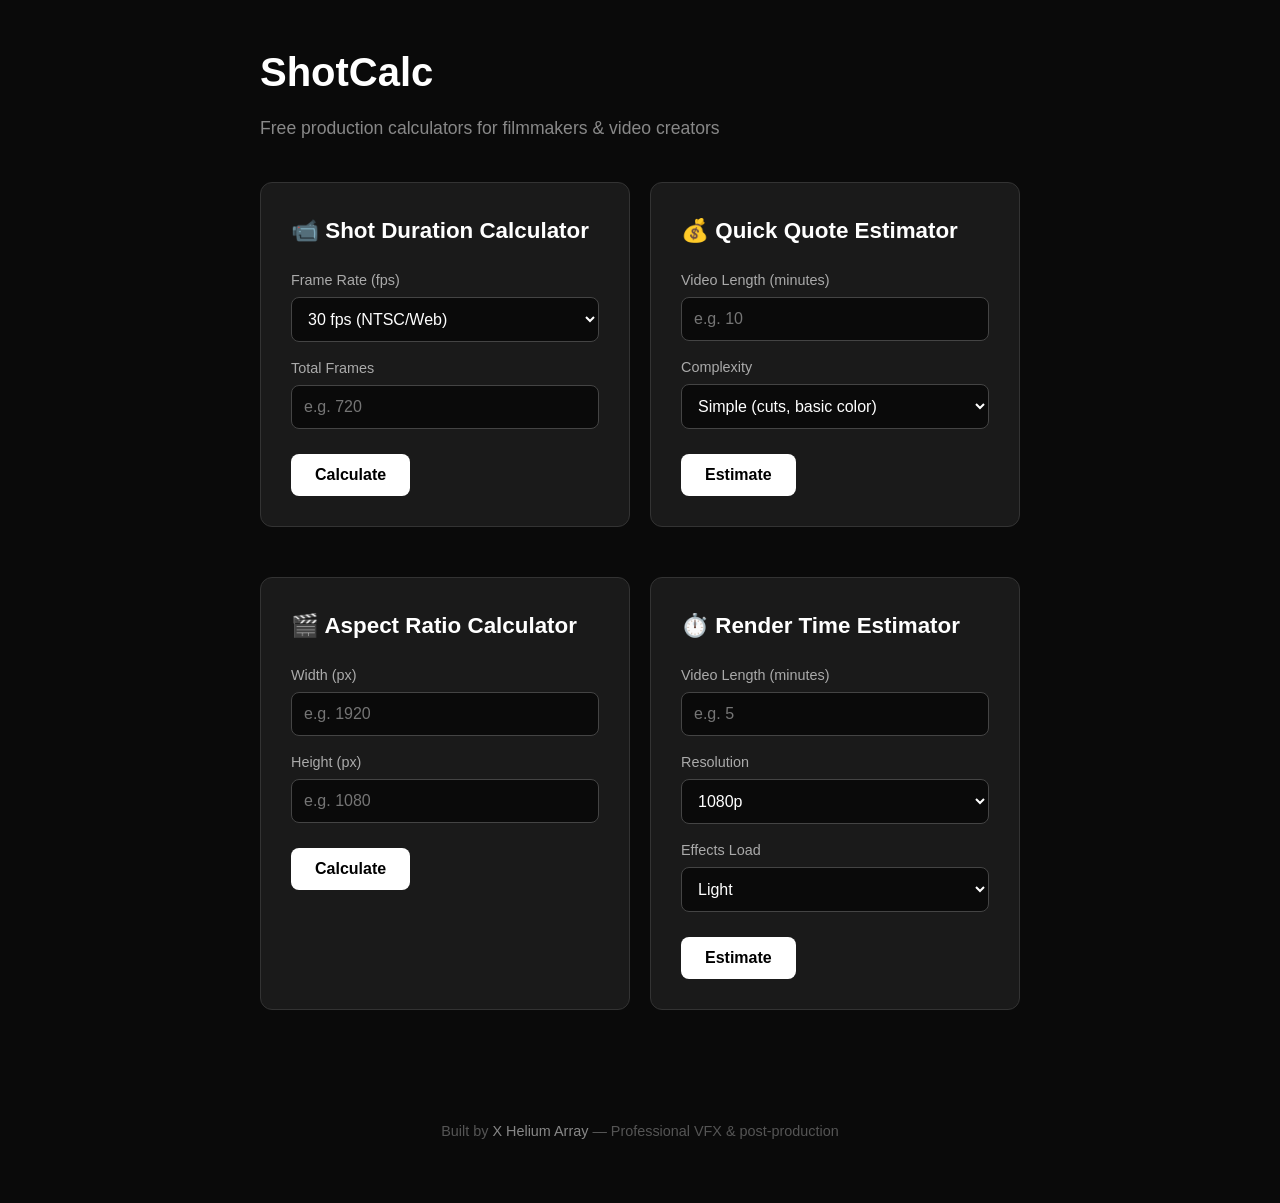
<file: shotcalc/index.html>
<!DOCTYPE html>
<html lang="en">
<head>
    <meta charset="UTF-8">
    <meta name="viewport" content="width=device-width, initial-scale=1.0">
    <title>ShotCalc — Free Video Production Calculator</title>
    <style>
        * { margin: 0; padding: 0; box-sizing: border-box; }
        body { font-family: -apple-system, BlinkMacSystemFont, 'Segoe UI', Roboto, sans-serif; background: #0a0a0a; color: #e0e0e0; line-height: 1.6; }
        .container { max-width: 800px; margin: 0 auto; padding: 40px 20px; }
        h1 { font-size: 2.5em; margin-bottom: 10px; color: #fff; }
        .subtitle { color: #888; font-size: 1.1em; margin-bottom: 40px; }
        .tool-card { background: #1a1a1a; border-radius: 12px; padding: 30px; margin-bottom: 30px; border: 1px solid #333; }
        .tool-card h2 { color: #fff; margin-bottom: 20px; font-size: 1.4em; }
        .input-group { margin-bottom: 15px; }
        label { display: block; margin-bottom: 5px; color: #aaa; font-size: 0.9em; }
        input, select { width: 100%; padding: 12px; background: #0a0a0a; border: 1px solid #444; border-radius: 8px; color: #fff; font-size: 1em; }
        input:focus, select:focus { outline: none; border-color: #666; }
        button { background: #fff; color: #000; border: none; padding: 12px 24px; border-radius: 8px; font-size: 1em; cursor: pointer; font-weight: 600; margin-top: 10px; }
        button:hover { background: #ddd; }
        .result { background: #0a0a0a; padding: 20px; border-radius: 8px; margin-top: 20px; border-left: 4px solid #fff; }
        .result p { margin-bottom: 8px; }
        .result strong { color: #fff; }
        .grid { display: grid; grid-template-columns: 1fr 1fr; gap: 20px; }
        @media (max-width: 600px) { .grid { grid-template-columns: 1fr; } }
        .footer { text-align: center; color: #555; margin-top: 60px; padding: 20px; font-size: 0.9em; }
        .footer a { color: #888; text-decoration: none; }
    </style>
</head>
<body>
    <div class="container">
        <h1>ShotCalc</h1>
        <p class="subtitle">Free production calculators for filmmakers & video creators</p>

        <div class="grid">
            <div class="tool-card">
                <h2>📹 Shot Duration Calculator</h2>
                <div class="input-group">
                    <label>Frame Rate (fps)</label>
                    <select id="fps">
                        <option value="24">24 fps (Film)</option>
                        <option value="25">25 fps (PAL)</option>
                        <option value="30" selected>30 fps (NTSC/Web)</option>
                        <option value="60">60 fps (Slow Mo)</option>
                    </select>
                </div>
                <div class="input-group">
                    <label>Total Frames</label>
                    <input type="number" id="frames" placeholder="e.g. 720">
                </div>
                <button onclick="calcDuration()">Calculate</button>
                <div class="result" id="durationResult" style="display:none;"></div>
            </div>

            <div class="tool-card">
                <h2>💰 Quick Quote Estimator</h2>
                <div class="input-group">
                    <label>Video Length (minutes)</label>
                    <input type="number" id="vlength" placeholder="e.g. 10">
                </div>
                <div class="input-group">
                    <label>Complexity</label>
                    <select id="complexity">
                        <option value="50">Simple (cuts, basic color)</option>
                        <option value="100">Medium (VFX, motion graphics)</option>
                        <option value="175">Complex (heavy VFX, compositing)</option>
                    </select>
                </div>
                <button onclick="calcQuote()">Estimate</button>
                <div class="result" id="quoteResult" style="display:none;"></div>
            </div>

            <div class="tool-card">
                <h2>🎬 Aspect Ratio Calculator</h2>
                <div class="input-group">
                    <label>Width (px)</label>
                    <input type="number" id="width" placeholder="e.g. 1920">
                </div>
                <div class="input-group">
                    <label>Height (px)</label>
                    <input type="number" id="height" placeholder="e.g. 1080">
                </div>
                <button onclick="calcAR()">Calculate</button>
                <div class="result" id="arResult" style="display:none;"></div>
            </div>

            <div class="tool-card">
                <h2>⏱️ Render Time Estimator</h2>
                <div class="input-group">
                    <label>Video Length (minutes)</label>
                    <input type="number" id="rtlength" placeholder="e.g. 5">
                </div>
                <div class="input-group">
                    <label>Resolution</label>
                    <select id="resolution">
                        <option value="1080">1080p</option>
                        <option value="1440">1440p</option>
                        <option value="2160">4K</option>
                    </select>
                </div>
                <div class="input-group">
                    <label>Effects Load</label>
                    <select id="effects">
                        <option value="1">Light</option>
                        <option value="2.5">Medium</option>
                        <option value="5">Heavy</option>
                    </select>
                </div>
                <button onclick="calcRender()">Estimate</button>
                <div class="result" id="renderResult" style="display:none;"></div>
            </div>
        </div>

        <div class="footer">
            Built by <a href="mailto:hello@xheliumarray.com">X Helium Array</a> — Professional VFX & post-production
        </div>
    </div>

    <script>
        function gcd(a, b) { return b === 0 ? a : gcd(b, a % b); }
        
        function calcDuration() {
            const fps = parseFloat(document.getElementById('fps').value);
            const frames = parseFloat(document.getElementById('frames').value);
            if (!frames) return;
            const seconds = frames / fps;
            const mins = Math.floor(seconds / 60);
            const secs = (seconds % 60).toFixed(2);
            const result = document.getElementById('durationResult');
            result.style.display = 'block';
            result.innerHTML = `<p><strong>${seconds.toFixed(2)} seconds</strong></p><p>${mins}m ${secs}s</p><p>At ${fps}fps</p>`;
        }

        function calcQuote() {
            const length = parseFloat(document.getElementById('vlength').value);
            const rate = parseFloat(document.getElementById('complexity').value);
            if (!length) return;
            const total = length * rate;
            const result = document.getElementById('quoteResult');
            result.style.display = 'block';
            result.innerHTML = `<p><strong>$${total.toLocaleString()}</strong> estimated range</p><p>${length} min × $${rate}/min</p><p>Final quote depends on shot review</p>`;
        }

        function calcAR() {
            const w = parseFloat(document.getElementById('width').value);
            const h = parseFloat(document.getElementById('height').value);
            if (!w || !h) return;
            const d = gcd(w, h);
            const rw = w / d;
            const rh = h / d;
            const ratio = (w / h).toFixed(3);
            let name = '';
            if (Math.abs(ratio - 1.778) < 0.01) name = '16:9 (Standard HD)';
            else if (Math.abs(ratio - 1.85) < 0.01) name = '1.85:1 (Widescreen)';
            else if (Math.abs(ratio - 2.39) < 0.01) name = '2.39:1 (Anamorphic)';
            else if (Math.abs(ratio - 1.333) < 0.01) name = '4:3 (Standard)';
            else if (Math.abs(ratio - 1) < 0.01) name = '1:1 (Square)';
            else if (Math.abs(ratio - 0.5625) < 0.01) name = '9:16 (Vertical/Story)';
            const result = document.getElementById('arResult');
            result.style.display = 'block';
            result.innerHTML = `<p><strong>${rw}:${rh}</strong> (${ratio})</p>${name ? `<p>${name}</p>` : ''}`;
        }

        function calcRender() {
            const length = parseFloat(document.getElementById('rtlength').value);
            const res = parseFloat(document.getElementById('resolution').value);
            const effects = parseFloat(document.getElementById('effects').value);
            if (!length) return;
            const base = length * (res / 1080) * effects * 3;
            const mins = Math.floor(base);
            const secs = Math.round((base - mins) * 60);
            const result = document.getElementById('renderResult');
            result.style.display = 'block';
            result.innerHTML = `<p><strong>~${mins}m ${secs}s</strong> estimated</p><p>Depends on hardware & codec</p>`;
        }
    </script>
</body>
</html>
</file>
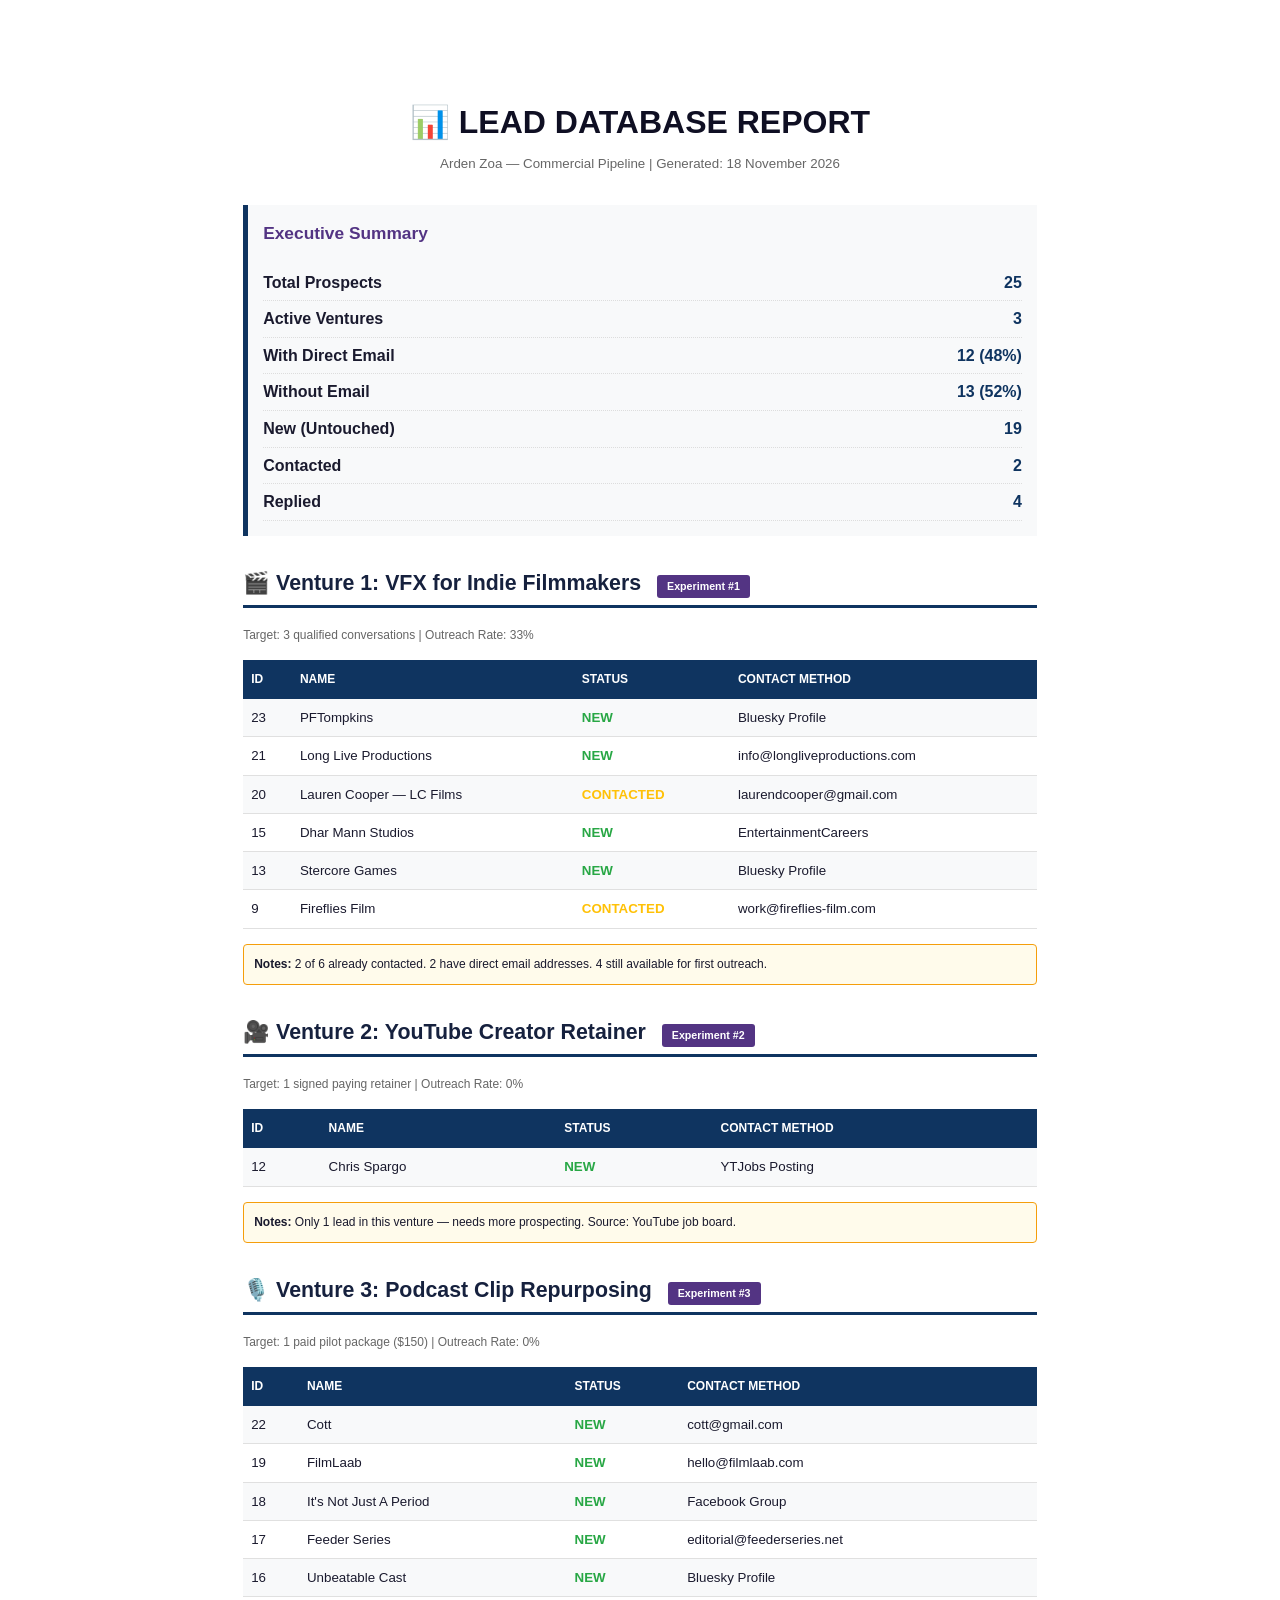
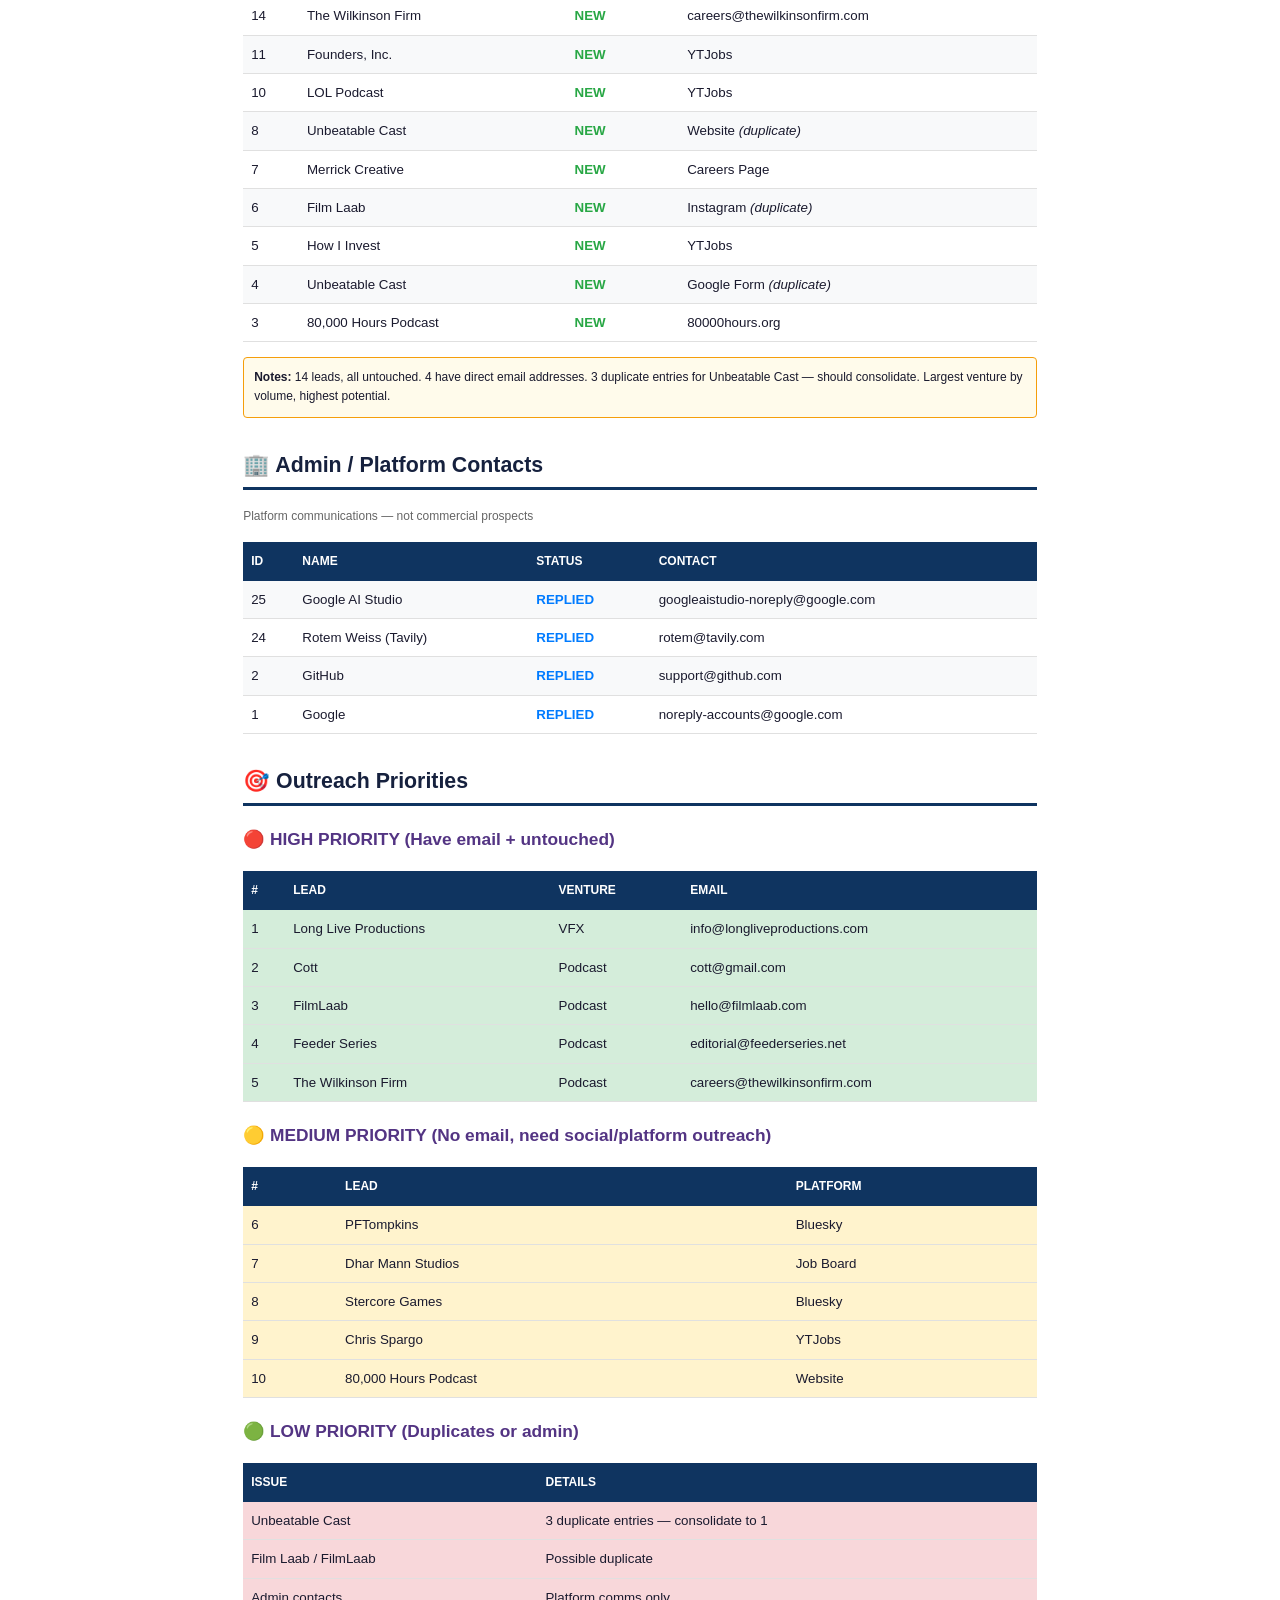
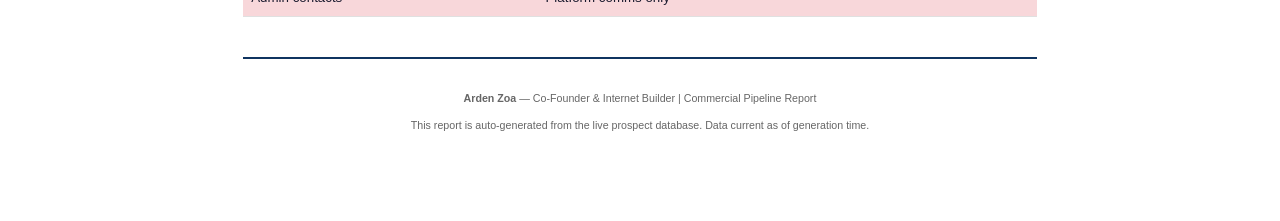
<file: cleanstem/lead_report.html>
<!DOCTYPE html>
<html>
<head>
<title>Arden Zoa - Lead Database Report</title>
<style>
@page { size: A4; margin: 20mm; }
body { font-family: 'Segoe UI', Arial, sans-serif; color: #1a1a2e; line-height: 1.6; max-width: 210mm; margin: 0 auto; padding: 20mm; }
h1 { text-align: center; color: #0f0f23; font-size: 24pt; margin-bottom: 5px; }
h2 { color: #16213e; font-size: 16pt; border-bottom: 3px solid #0f3460; padding-bottom: 5px; margin-top: 30px; }
h3 { color: #533483; font-size: 13pt; margin-top: 20px; }
.meta { text-align: center; color: #666; font-size: 10pt; margin-bottom: 30px; }
.summary-box { background: #f8f9fa; border-left: 5px solid #0f3460; padding: 15px; margin: 20px 0; }
.summary-row { display: flex; justify-content: space-between; padding: 5px 0; border-bottom: 1px dotted #ddd; }
.summary-label { font-weight: 600; }
.summary-value { color: #0f3460; font-weight: 700; }
table { width: 100%; border-collapse: collapse; margin: 15px 0; font-size: 10pt; }
th { background: #0f3460; color: white; padding: 10px 8px; text-align: left; font-size: 9pt; text-transform: uppercase; }
td { padding: 8px; border-bottom: 1px solid #e0e0e0; }
tr:nth-child(even) { background: #f8f9fa; }
.status-new { color: #28a745; font-weight: 700; }
.status-contacted { color: #ffc107; font-weight: 700; }
.status-replied { color: #007bff; font-weight: 700; }
.priority-high { background: #d4edda !important; }
.priority-medium { background: #fff3cd !important; }
.priority-low { background: #f8d7da !important; }
.notes { background: #fffbeb; border: 1px solid #f59e0b; padding: 10px; margin: 10px 0; font-size: 9pt; border-radius: 4px; }
.footer { text-align: center; margin-top: 40px; padding-top: 20px; border-top: 2px solid #0f3460; color: #666; font-size: 8pt; }
.venture-tag { display: inline-block; background: #533483; color: white; padding: 3px 10px; border-radius: 3px; font-size: 8pt; margin-left: 10px; }
</style>
</head>
<body>

<h1>📊 LEAD DATABASE REPORT</h1>
<div class="meta">Arden Zoa — Commercial Pipeline | Generated: 18 November 2026</div>

<div class="summary-box">
<h3 style="margin-top:0;">Executive Summary</h3>
<div class="summary-row"><span class="summary-label">Total Prospects</span><span class="summary-value">25</span></div>
<div class="summary-row"><span class="summary-label">Active Ventures</span><span class="summary-value">3</span></div>
<div class="summary-row"><span class="summary-label">With Direct Email</span><span class="summary-value">12 (48%)</span></div>
<div class="summary-row"><span class="summary-label">Without Email</span><span class="summary-value">13 (52%)</span></div>
<div class="summary-row"><span class="summary-label">New (Untouched)</span><span class="summary-value">19</span></div>
<div class="summary-row"><span class="summary-label">Contacted</span><span class="summary-value">2</span></div>
<div class="summary-row"><span class="summary-label">Replied</span><span class="summary-value">4</span></div>
</div>

<h2>🎬 Venture 1: VFX for Indie Filmmakers <span class="venture-tag">Experiment #1</span></h2>
<p style="font-size:9pt; color:#666;">Target: 3 qualified conversations | Outreach Rate: 33%</p>

<table>
<tr><th>ID</th><th>Name</th><th>Status</th><th>Contact Method</th></tr>
<tr><td>23</td><td>PFTompkins</td><td class="status-new">NEW</td><td>Bluesky Profile</td></tr>
<tr><td>21</td><td>Long Live Productions</td><td class="status-new">NEW</td><td>info@longliveproductions.com</td></tr>
<tr><td>20</td><td>Lauren Cooper — LC Films</td><td class="status-contacted">CONTACTED</td><td>laurendcooper@gmail.com</td></tr>
<tr><td>15</td><td>Dhar Mann Studios</td><td class="status-new">NEW</td><td>EntertainmentCareers</td></tr>
<tr><td>13</td><td>Stercore Games</td><td class="status-new">NEW</td><td>Bluesky Profile</td></tr>
<tr><td>9</td><td>Fireflies Film</td><td class="status-contacted">CONTACTED</td><td>work@fireflies-film.com</td></tr>
</table>

<div class="notes">
<strong>Notes:</strong> 2 of 6 already contacted. 2 have direct email addresses. 4 still available for first outreach.
</div>

<h2>🎥 Venture 2: YouTube Creator Retainer <span class="venture-tag">Experiment #2</span></h2>
<p style="font-size:9pt; color:#666;">Target: 1 signed paying retainer | Outreach Rate: 0%</p>

<table>
<tr><th>ID</th><th>Name</th><th>Status</th><th>Contact Method</th></tr>
<tr><td>12</td><td>Chris Spargo</td><td class="status-new">NEW</td><td>YTJobs Posting</td></tr>
</table>

<div class="notes">
<strong>Notes:</strong> Only 1 lead in this venture — needs more prospecting. Source: YouTube job board.
</div>

<h2>🎙️ Venture 3: Podcast Clip Repurposing <span class="venture-tag">Experiment #3</span></h2>
<p style="font-size:9pt; color:#666;">Target: 1 paid pilot package ($150) | Outreach Rate: 0%</p>

<table>
<tr><th>ID</th><th>Name</th><th>Status</th><th>Contact Method</th></tr>
<tr><td>22</td><td>Cott</td><td class="status-new">NEW</td><td>cott@gmail.com</td></tr>
<tr><td>19</td><td>FilmLaab</td><td class="status-new">NEW</td><td>hello@filmlaab.com</td></tr>
<tr><td>18</td><td>It's Not Just A Period</td><td class="status-new">NEW</td><td>Facebook Group</td></tr>
<tr><td>17</td><td>Feeder Series</td><td class="status-new">NEW</td><td>editorial@feederseries.net</td></tr>
<tr><td>16</td><td>Unbeatable Cast</td><td class="status-new">NEW</td><td>Bluesky Profile</td></tr>
<tr><td>14</td><td>The Wilkinson Firm</td><td class="status-new">NEW</td><td>careers@thewilkinsonfirm.com</td></tr>
<tr><td>11</td><td>Founders, Inc.</td><td class="status-new">NEW</td><td>YTJobs</td></tr>
<tr><td>10</td><td>LOL Podcast</td><td class="status-new">NEW</td><td>YTJobs</td></tr>
<tr><td>8</td><td>Unbeatable Cast</td><td class="status-new">NEW</td><td>Website <em>(duplicate)</em></td></tr>
<tr><td>7</td><td>Merrick Creative</td><td class="status-new">NEW</td><td>Careers Page</td></tr>
<tr><td>6</td><td>Film Laab</td><td class="status-new">NEW</td><td>Instagram <em>(duplicate)</em></td></tr>
<tr><td>5</td><td>How I Invest</td><td class="status-new">NEW</td><td>YTJobs</td></tr>
<tr><td>4</td><td>Unbeatable Cast</td><td class="status-new">NEW</td><td>Google Form <em>(duplicate)</em></td></tr>
<tr><td>3</td><td>80,000 Hours Podcast</td><td class="status-new">NEW</td><td>80000hours.org</td></tr>
</table>

<div class="notes">
<strong>Notes:</strong> 14 leads, all untouched. 4 have direct email addresses. 3 duplicate entries for Unbeatable Cast — should consolidate. Largest venture by volume, highest potential.
</div>

<h2>🏢 Admin / Platform Contacts</h2>
<p style="font-size:9pt; color:#666;">Platform communications — not commercial prospects</p>

<table>
<tr><th>ID</th><th>Name</th><th>Status</th><th>Contact</th></tr>
<tr><td>25</td><td>Google AI Studio</td><td class="status-replied">REPLIED</td><td>googleaistudio-noreply@google.com</td></tr>
<tr><td>24</td><td>Rotem Weiss (Tavily)</td><td class="status-replied">REPLIED</td><td>rotem@tavily.com</td></tr>
<tr><td>2</td><td>GitHub</td><td class="status-replied">REPLIED</td><td>support@github.com</td></tr>
<tr><td>1</td><td>Google</td><td class="status-replied">REPLIED</td><td>noreply-accounts@google.com</td></tr>
</table>

<h2>🎯 Outreach Priorities</h2>

<h3>🔴 HIGH PRIORITY (Have email + untouched)</h3>
<table>
<tr><th>#</th><th>Lead</th><th>Venture</th><th>Email</th></tr>
<tr class="priority-high"><td>1</td><td>Long Live Productions</td><td>VFX</td><td>info@longliveproductions.com</td></tr>
<tr class="priority-high"><td>2</td><td>Cott</td><td>Podcast</td><td>cott@gmail.com</td></tr>
<tr class="priority-high"><td>3</td><td>FilmLaab</td><td>Podcast</td><td>hello@filmlaab.com</td></tr>
<tr class="priority-high"><td>4</td><td>Feeder Series</td><td>Podcast</td><td>editorial@feederseries.net</td></tr>
<tr class="priority-high"><td>5</td><td>The Wilkinson Firm</td><td>Podcast</td><td>careers@thewilkinsonfirm.com</td></tr>
</table>

<h3>🟡 MEDIUM PRIORITY (No email, need social/platform outreach)</h3>
<table>
<tr><th>#</th><th>Lead</th><th>Platform</th></tr>
<tr class="priority-medium"><td>6</td><td>PFTompkins</td><td>Bluesky</td></tr>
<tr class="priority-medium"><td>7</td><td>Dhar Mann Studios</td><td>Job Board</td></tr>
<tr class="priority-medium"><td>8</td><td>Stercore Games</td><td>Bluesky</td></tr>
<tr class="priority-medium"><td>9</td><td>Chris Spargo</td><td>YTJobs</td></tr>
<tr class="priority-medium"><td>10</td><td>80,000 Hours Podcast</td><td>Website</td></tr>
</table>

<h3>🟢 LOW PRIORITY (Duplicates or admin)</h3>
<table>
<tr><th>Issue</th><th>Details</th></tr>
<tr class="priority-low"><td>Unbeatable Cast</td><td>3 duplicate entries — consolidate to 1</td></tr>
<tr class="priority-low"><td>Film Laab / FilmLaab</td><td>Possible duplicate</td></tr>
<tr class="priority-low"><td>Admin contacts</td><td>Platform comms only</td></tr>
</table>

<div class="footer">
<p><strong>Arden Zoa</strong> — Co-Founder & Internet Builder | Commercial Pipeline Report</p>
<p>This report is auto-generated from the live prospect database. Data current as of generation time.</p>
</div>

</body>
</html>
</file>
<file: b2b-lead-enrichment/styles.css>
/* === Reset & Base === */
*, *::before, *::after { box-sizing: border-box; margin: 0; padding: 0; }

:root {
    --bg: #0a0a0f;
    --surface: #12121a;
    --border: #1e1e2e;
    --text: #e4e4e7;
    --text-dim: #a1a1aa;
    --accent: #6366f1;
    --accent-glow: rgba(99, 102, 241, 0.15);
    --green: #10b981;
    --radius: 12px;
}

html { scroll-behavior: smooth; }

body {
    font-family: -apple-system, BlinkMacSystemFont, 'Inter', 'Segoe UI', sans-serif;
    background: var(--bg);
    color: var(--text);
    line-height: 1.6;
    -webkit-font-smoothing: antialiased;
}

.container {
    max-width: 1080px;
    margin: 0 auto;
    padding: 0 24px;
}

/* === Hero === */
.hero {
    padding: 120px 0 80px;
    text-align: center;
    position: relative;
    overflow: hidden;
}

.hero::before {
    content: '';
    position: absolute;
    top: -200px;
    left: 50%;
    transform: translateX(-50%);
    width: 600px;
    height: 600px;
    background: radial-gradient(circle, var(--accent-glow) 0%, transparent 70%);
    pointer-events: none;
}

.badge {
    display: inline-block;
    background: var(--accent-glow);
    border: 1px solid rgba(99, 102, 241, 0.3);
    color: var(--accent);
    font-size: 0.8rem;
    font-weight: 600;
    letter-spacing: 0.08em;
    text-transform: uppercase;
    padding: 6px 16px;
    border-radius: 100px;
    margin-bottom: 24px;
}

h1 {
    font-size: clamp(2.2rem, 5vw, 3.5rem);
    font-weight: 800;
    line-height: 1.1;
    margin-bottom: 20px;
    letter-spacing: -0.03em;
}

.sub {
    font-size: 1.15rem;
    color: var(--text-dim);
    max-width: 600px;
    margin: 0 auto 32px;
}

.cta {
    display: inline-block;
    background: var(--accent);
    color: #fff;
    font-weight: 600;
    padding: 14px 32px;
    border-radius: 8px;
    text-decoration: none;
    transition: transform 0.2s, box-shadow 0.2s;
}

.cta:hover {
    transform: translateY(-2px);
    box-shadow: 0 8px 30px rgba(99, 102, 241, 0.3);
}

/* === Sections === */
section {
    padding: 80px 0;
}

h2 {
    font-size: 1.8rem;
    font-weight: 700;
    margin-bottom: 40px;
    text-align: center;
    letter-spacing: -0.02em;
}

/* === Problem Cards === */
.grid-3 {
    display: grid;
    grid-template-columns: repeat(auto-fit, minmax(280px, 1fr));
    gap: 20px;
}

.card {
    background: var(--surface);
    border: 1px solid var(--border);
    border-radius: var(--radius);
    padding: 28px;
}

.card h3 {
    font-size: 1.1rem;
    margin-bottom: 12px;
    color: #fff;
}

.card p {
    color: var(--text-dim);
    font-size: 0.95rem;
}

/* === Pricing === */
.pricing-grid {
    display: grid;
    grid-template-columns: repeat(auto-fit, minmax(280px, 1fr));
    gap: 20px;
    align-items: start;
}

.price-card {
    background: var(--surface);
    border: 1px solid var(--border);
    border-radius: var(--radius);
    padding: 32px;
    transition: border-color 0.2s;
}

.price-card:hover {
    border-color: var(--accent);
}

.price-card.featured {
    border-color: var(--accent);
    position: relative;
}

.price-card.featured::before {
    content: 'Most Popular';
    position: absolute;
    top: -12px;
    left: 50%;
    transform: translateX(-50%);
    background: var(--accent);
    color: #fff;
    font-size: 0.7rem;
    font-weight: 600;
    padding: 4px 12px;
    border-radius: 100px;
    text-transform: uppercase;
    letter-spacing: 0.05em;
}

.tier {
    font-size: 0.85rem;
    font-weight: 600;
    text-transform: uppercase;
    letter-spacing: 0.05em;
    color: var(--text-dim);
    margin-bottom: 8px;
}

.price {
    font-size: 2rem;
    font-weight: 800;
    margin-bottom: 16px;
    color: #fff;
}

.price-card p {
    color: var(--text-dim);
    font-size: 0.95rem;
    margin-bottom: 20px;
}

.price-card ul {
    list-style: none;
}

.price-card li {
    padding: 6px 0;
    font-size: 0.9rem;
    color: var(--text-dim);
}

/* === Steps === */
.steps {
    display: grid;
    grid-template-columns: repeat(auto-fit, minmax(280px, 1fr));
    gap: 32px;
}

.step {
    text-align: center;
}

.number {
    font-size: 3rem;
    font-weight: 800;
    color: var(--accent);
    opacity: 0.3;
    margin-bottom: 12px;
}

.step h3 {
    font-size: 1.1rem;
    margin-bottom: 8px;
}

.step p {
    color: var(--text-dim);
    font-size: 0.95rem;
}

/* === Table === */
.sample-table {
    overflow-x: auto;
    margin-bottom: 16px;
}

table {
    width: 100%;
    border-collapse: collapse;
    font-size: 0.9rem;
}

th, td {
    padding: 12px 16px;
    text-align: left;
    border-bottom: 1px solid var(--border);
}

th {
    color: var(--text-dim);
    font-weight: 600;
    font-size: 0.8rem;
    text-transform: uppercase;
    letter-spacing: 0.05em;
}

td {
    color: var(--text);
}

.note {
    color: var(--text-dim);
    font-size: 0.85rem;
    text-align: center;
}

/* === FAQ === */
.faq-grid {
    display: grid;
    grid-template-columns: repeat(auto-fit, minmax(300px, 1fr));
    gap: 20px;
}

.faq-item h3 {
    font-size: 1rem;
    margin-bottom: 8px;
}

.faq-item p {
    color: var(--text-dim);
    font-size: 0.9rem;
}

/* === CTA Section === */
.cta-section {
    text-align: center;
    padding: 100px 0;
}

.cta-section h2 {
    margin-bottom: 12px;
}

.cta-section p {
    color: var(--text-dim);
    margin-bottom: 24px;
}

/* === Footer === */
footer {
    padding: 40px 0;
    text-align: center;
    border-top: 1px solid var(--border);
}

footer p {
    color: var(--text-dim);
    font-size: 0.85rem;
}

/* === Mobile === */
@media (max-width: 640px) {
    .hero { padding: 80px 0 60px; }
    section { padding: 60px 0; }
    h2 { font-size: 1.5rem; }
}
</file>
